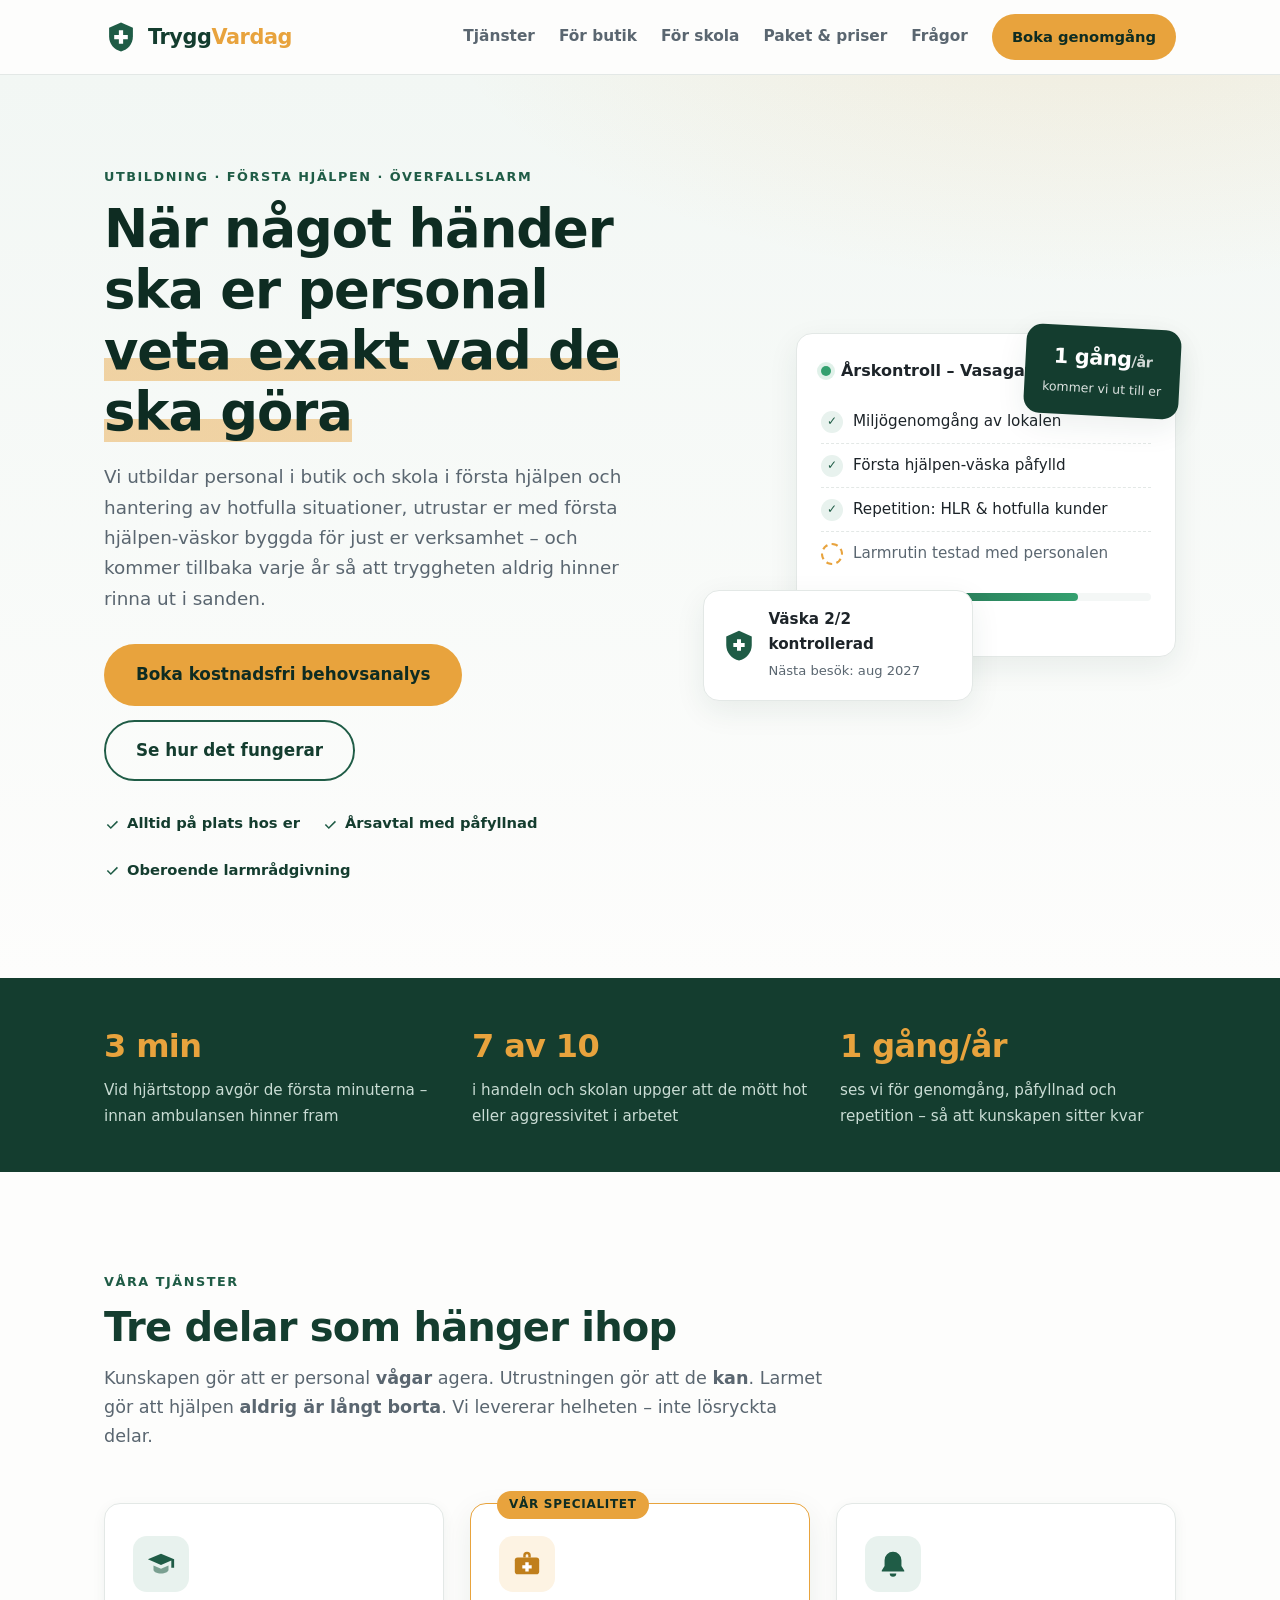
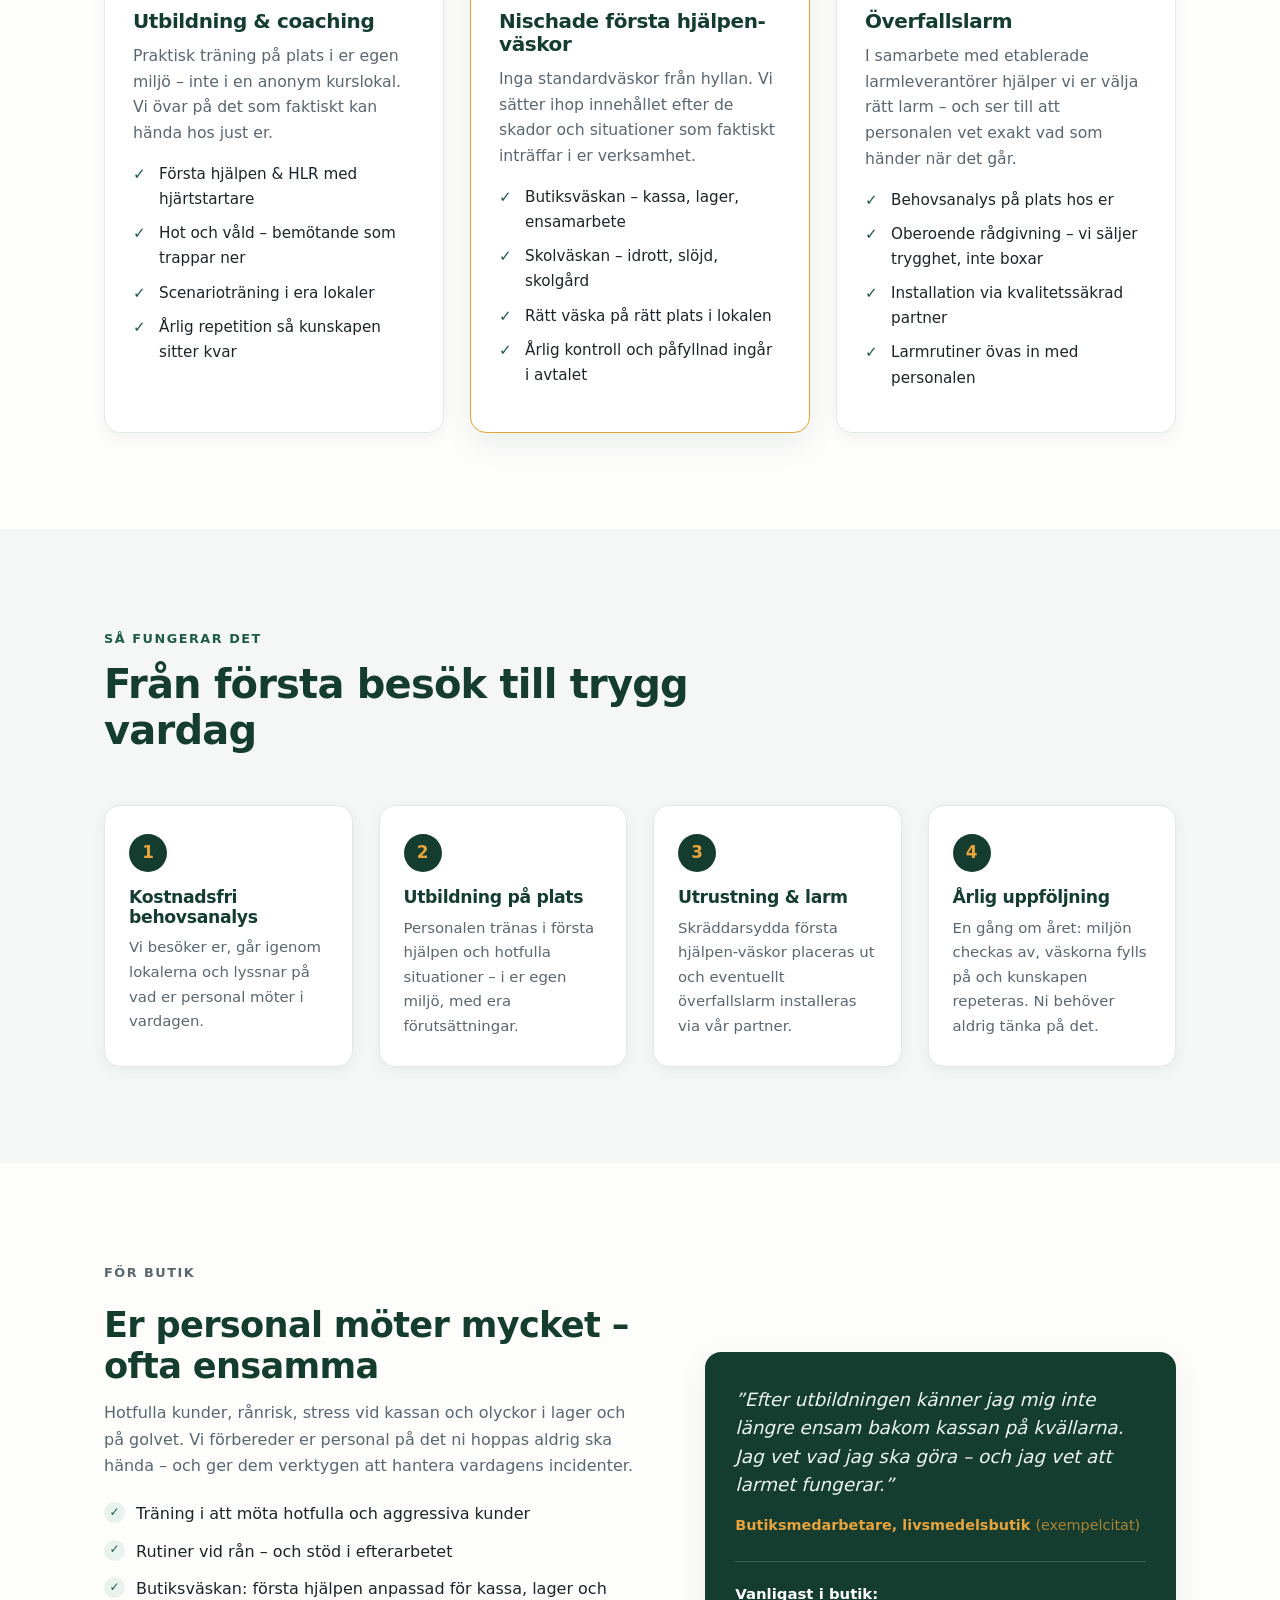
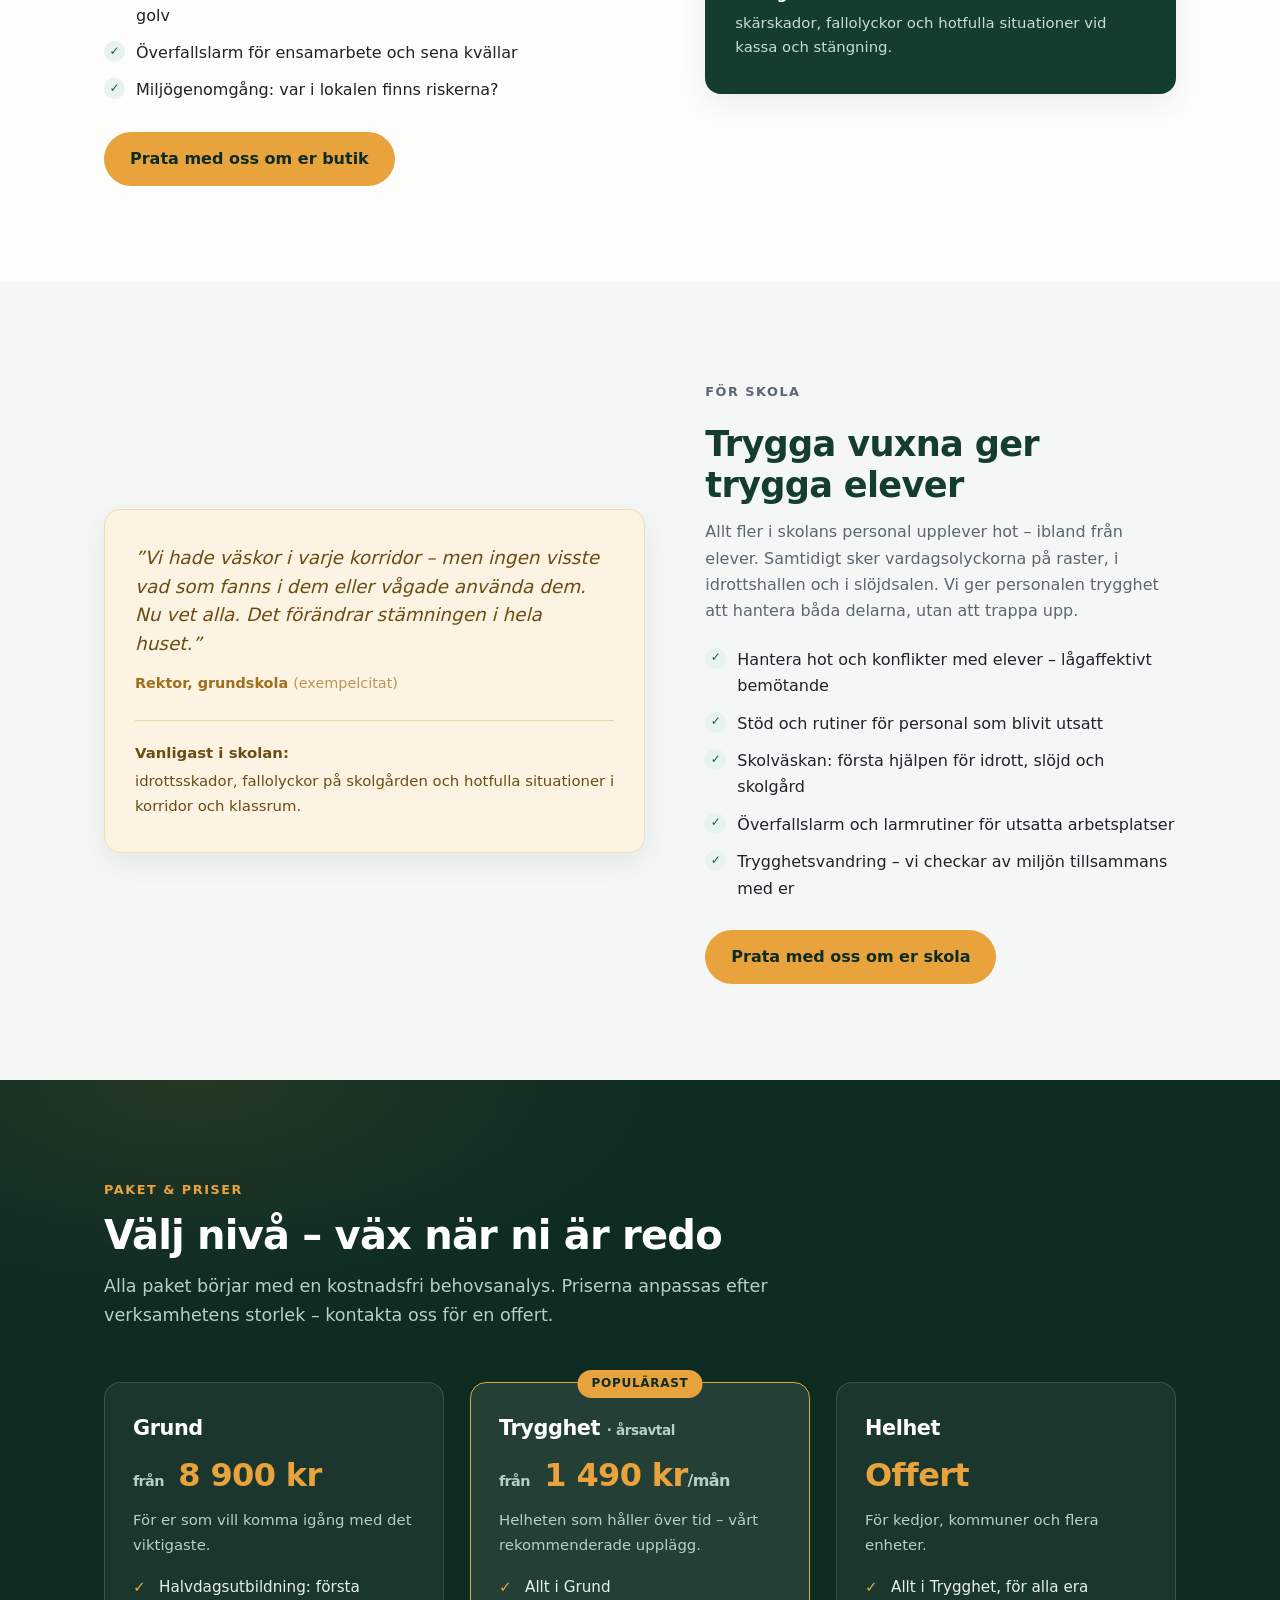
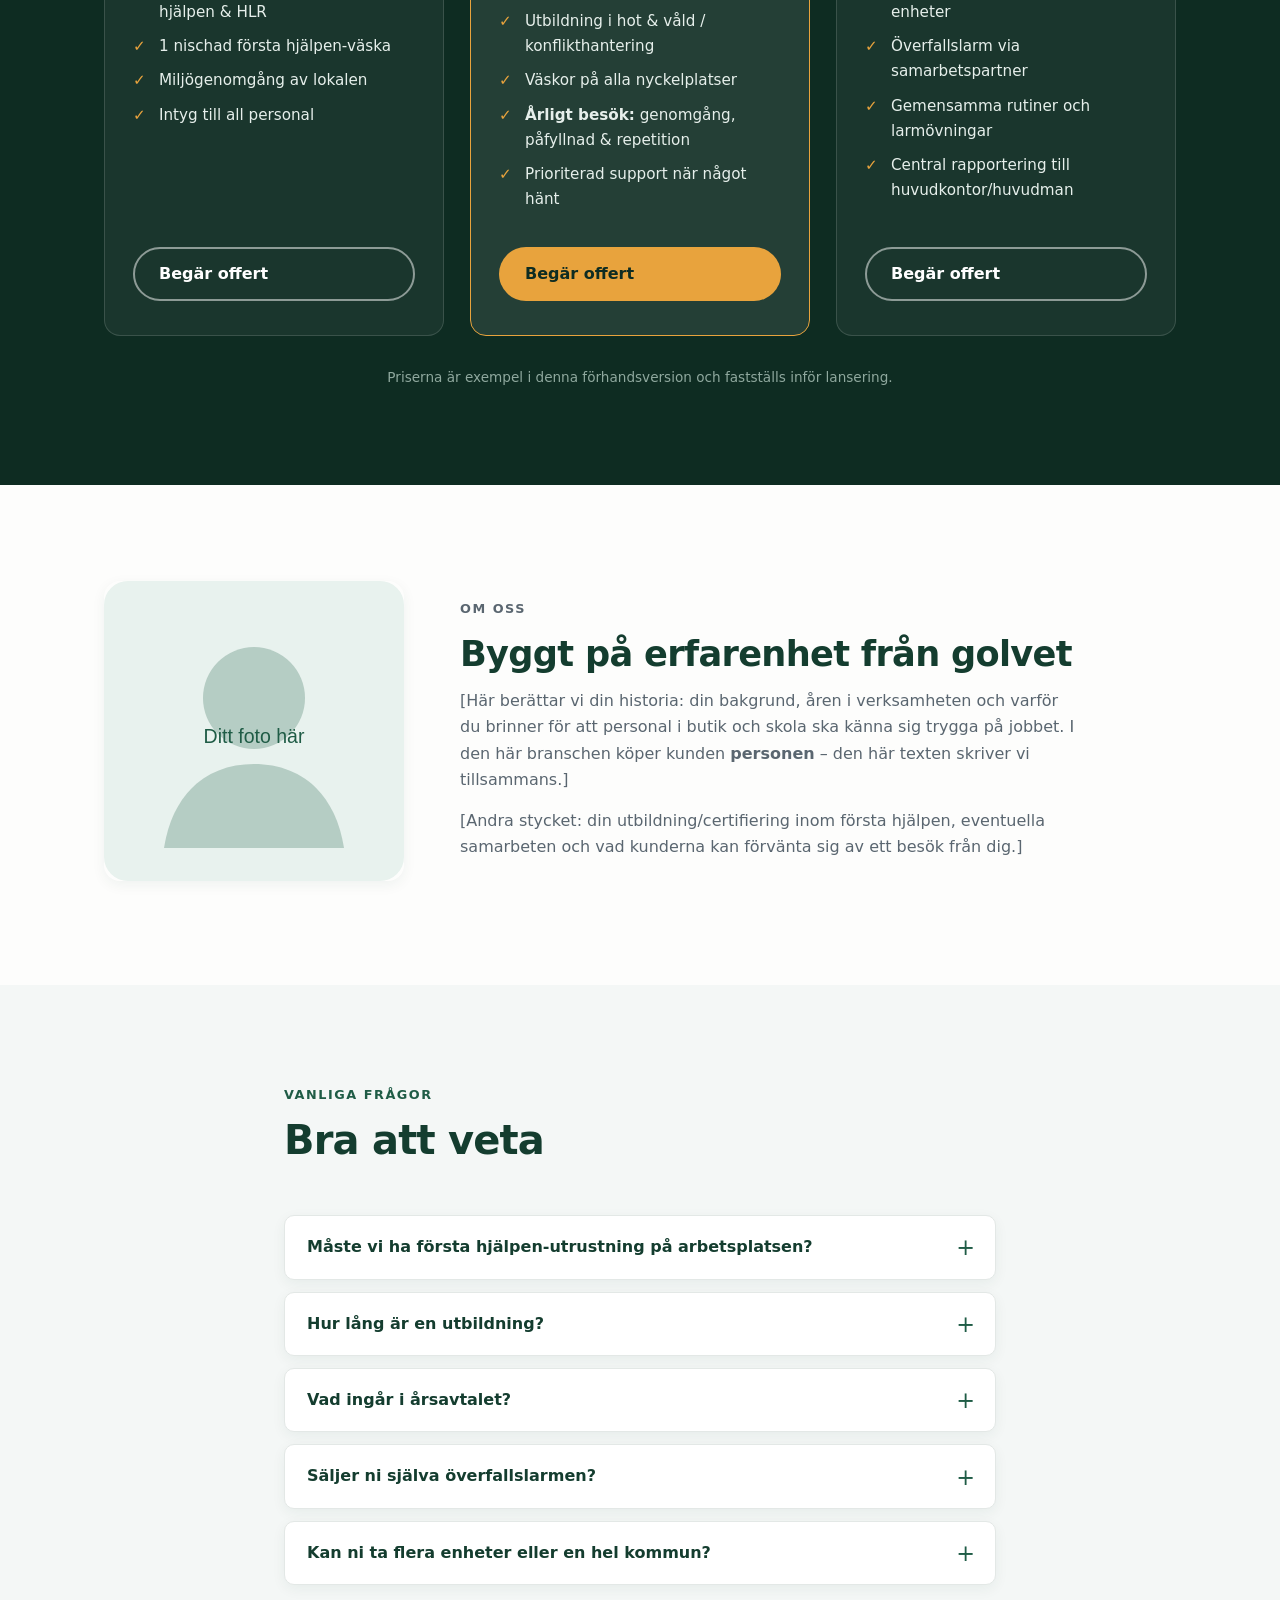
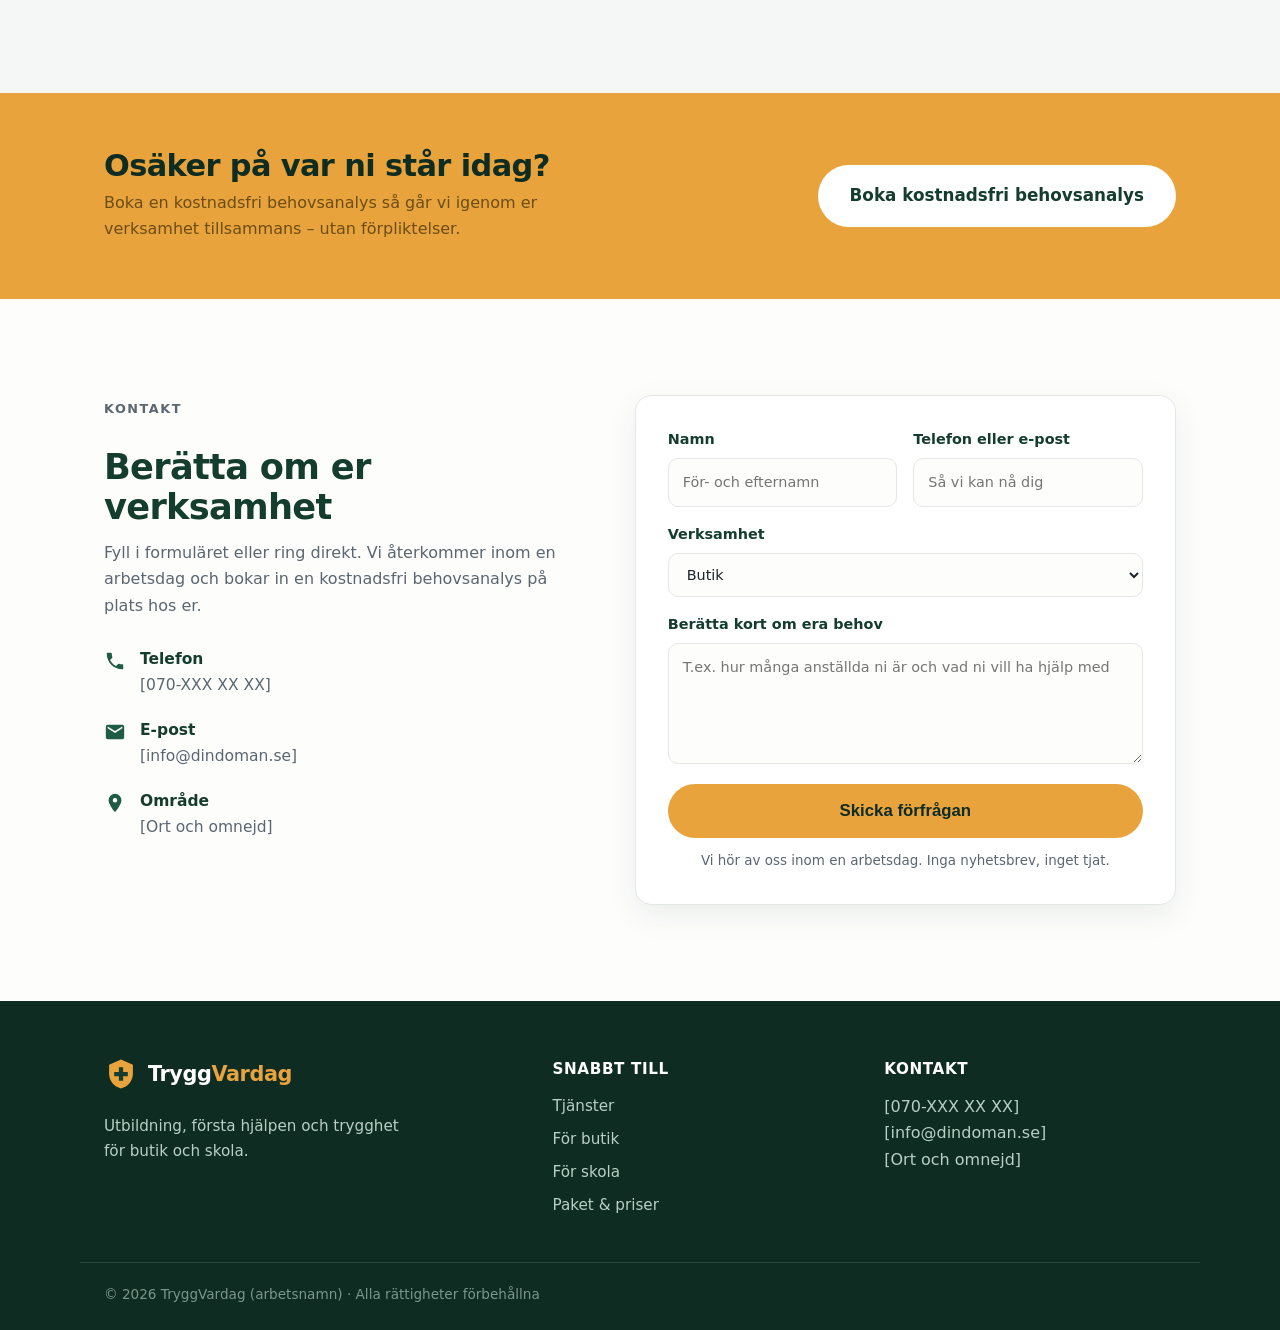
<file: coaching/index.html>
<!DOCTYPE html>
<html lang="sv">
<head>
  <meta charset="UTF-8">
  <meta name="viewport" content="width=device-width, initial-scale=1.0">
  <title>TryggVardag – Utbildning, första hjälpen och trygghet för butik och skola</title>
  <meta name="description" content="Första hjälpen-utbildning, nischade första hjälpen-väskor och överfallslarm för butiker och skolor. Årsavtal med miljögenomgång, påfyllnad och repetitionsutbildning.">
  <link rel="stylesheet" href="style.css">
</head>
<body>

<header class="topbar" id="top">
  <div class="container topbar-inner">
    <a href="#top" class="logo" aria-label="TryggVardag – till startsidan">
      <svg class="logo-mark" viewBox="0 0 40 40" aria-hidden="true">
        <path d="M20 3 34 9v10c0 9.5-6 15.5-14 18C12 34.5 6 28.5 6 19V9l14-6z" fill="#1f5c46"/>
        <path d="M17.5 12h5v5.5H28v5h-5.5V28h-5v-5.5H12v-5h5.5V12z" fill="#fff"/>
      </svg>
      <span class="logo-text">Trygg<em>Vardag</em></span>
    </a>
    <nav class="nav" id="nav">
      <a href="#tjanster">Tjänster</a>
      <a href="#butik">För butik</a>
      <a href="#skola">För skola</a>
      <a href="#paket">Paket &amp; priser</a>
      <a href="#faq">Frågor</a>
      <a href="#kontakt" class="btn btn-small btn-primary">Boka genomgång</a>
    </nav>
    <button class="nav-toggle" id="navToggle" aria-label="Meny" aria-expanded="false">
      <span></span><span></span><span></span>
    </button>
  </div>
</header>

<main>

  <!-- ============ HERO ============ -->
  <section class="hero">
    <div class="container hero-grid">
      <div class="hero-copy reveal">
        <p class="eyebrow">Utbildning · Första hjälpen · Överfallslarm</p>
        <h1>När något händer ska er personal <span class="mark">veta exakt vad de ska göra</span></h1>
        <p class="lead">
          Vi utbildar personal i butik och skola i första hjälpen och hantering av hotfulla
          situationer, utrustar er med första hjälpen-väskor byggda för just er verksamhet
          – och kommer tillbaka varje år så att tryggheten aldrig hinner rinna ut i sanden.
        </p>
        <div class="hero-actions">
          <a href="#kontakt" class="btn btn-primary btn-large">Boka kostnadsfri behovsanalys</a>
          <a href="#tjanster" class="btn btn-outline btn-large">Se hur det fungerar</a>
        </div>
        <ul class="hero-trust">
          <li>
            <svg viewBox="0 0 20 20" aria-hidden="true"><path d="M8.5 13.6 4.9 10l-1.4 1.4 5 5 9-9L16.1 6z" fill="currentColor"/></svg>
            Alltid på plats hos er
          </li>
          <li>
            <svg viewBox="0 0 20 20" aria-hidden="true"><path d="M8.5 13.6 4.9 10l-1.4 1.4 5 5 9-9L16.1 6z" fill="currentColor"/></svg>
            Årsavtal med påfyllnad
          </li>
          <li>
            <svg viewBox="0 0 20 20" aria-hidden="true"><path d="M8.5 13.6 4.9 10l-1.4 1.4 5 5 9-9L16.1 6z" fill="currentColor"/></svg>
            Oberoende larmrådgivning
          </li>
        </ul>
      </div>

      <div class="hero-visual reveal" aria-hidden="true">
        <div class="visual-card visual-card-main">
          <div class="visual-card-head">
            <span class="dot dot-green"></span>
            <strong>Årskontroll – Vasagatans Livs</strong>
          </div>
          <ul class="visual-checklist">
            <li class="done"><span>✓</span> Miljögenomgång av lokalen</li>
            <li class="done"><span>✓</span> Första hjälpen-väska påfylld</li>
            <li class="done"><span>✓</span> Repetition: HLR &amp; hotfulla kunder</li>
            <li class="active"><span></span> Larmrutin testad med personalen</li>
          </ul>
          <div class="visual-progress"><div style="width:78%"></div></div>
          <p class="visual-note">3 av 4 moment klara</p>
        </div>
        <div class="visual-card visual-card-float">
          <svg viewBox="0 0 24 24" aria-hidden="true"><path d="M12 2 3 6v6c0 5.5 3.8 9.7 9 11 5.2-1.3 9-5.5 9-11V6l-9-4z" fill="#1f5c46"/><path d="M10.6 8h2.8v2.6H16v2.8h-2.6V16h-2.8v-2.6H8v-2.8h2.6V8z" fill="#fff"/></svg>
          <div>
            <strong>Väska 2/2 kontrollerad</strong>
            <small>Nästa besök: aug 2027</small>
          </div>
        </div>
        <div class="visual-badge">
          <strong>1 gång<span>/år</span></strong>
          <small>kommer vi ut till er</small>
        </div>
      </div>
    </div>
  </section>

  <!-- ============ STATS ============ -->
  <section class="stats">
    <div class="container stats-grid">
      <div class="stat reveal">
        <strong>3 min</strong>
        <span>Vid hjärtstopp avgör de första minuterna – innan ambulansen hinner fram</span>
      </div>
      <div class="stat reveal">
        <strong>7 av 10</strong>
        <span>i handeln och skolan uppger att de mött hot eller aggressivitet i arbetet</span>
      </div>
      <div class="stat reveal">
        <strong>1 gång/år</strong>
        <span>ses vi för genomgång, påfyllnad och repetition – så att kunskapen sitter kvar</span>
      </div>
    </div>
  </section>

  <!-- ============ TJÄNSTER ============ -->
  <section id="tjanster" class="section">
    <div class="container">
      <div class="section-head reveal">
        <p class="eyebrow">Våra tjänster</p>
        <h2>Tre delar som hänger ihop</h2>
        <p class="section-intro">
          Kunskapen gör att er personal <strong>vågar</strong> agera. Utrustningen gör att de
          <strong>kan</strong>. Larmet gör att hjälpen <strong>aldrig är långt borta</strong>.
          Vi levererar helheten – inte lösryckta delar.
        </p>
      </div>

      <div class="cards">
        <article class="card reveal">
          <div class="card-icon icon-green">
            <svg viewBox="0 0 32 32" aria-hidden="true"><path d="M16 5 2 11l14 6 11-4.7V20h3v-9L16 5z" fill="currentColor"/><path d="M8 17.6V22c0 2.2 3.6 4 8 4s8-1.8 8-4v-4.4l-8 3.4-8-3.4z" fill="currentColor" opacity=".55"/></svg>
          </div>
          <h3>Utbildning &amp; coaching</h3>
          <p>
            Praktisk träning på plats i er egen miljö – inte i en anonym kurslokal.
            Vi övar på det som faktiskt kan hända hos just er.
          </p>
          <ul class="feature-list">
            <li>Första hjälpen &amp; HLR med hjärtstartare</li>
            <li>Hot och våld – bemötande som trappar ner</li>
            <li>Scenarioträning i era lokaler</li>
            <li>Årlig repetition så kunskapen sitter kvar</li>
          </ul>
        </article>

        <article class="card card-featured reveal">
          <span class="card-flag">Vår specialitet</span>
          <div class="card-icon icon-amber">
            <svg viewBox="0 0 32 32" aria-hidden="true"><path d="M6 9h20a3 3 0 0 1 3 3v12a3 3 0 0 1-3 3H6a3 3 0 0 1-3-3V12a3 3 0 0 1 3-3z" fill="currentColor"/><path d="M12 9V7a4 4 0 0 1 8 0v2h-2.6V7a1.4 1.4 0 0 0-2.8 0v2H12z" fill="currentColor"/><path d="M14.2 14h3.6v3.2H21v3.6h-3.2V24h-3.6v-3.2H11v-3.6h3.2V14z" fill="#fff"/></svg>
          </div>
          <h3>Nischade första hjälpen-väskor</h3>
          <p>
            Inga standardväskor från hyllan. Vi sätter ihop innehållet efter de skador
            och situationer som faktiskt inträffar i er verksamhet.
          </p>
          <ul class="feature-list">
            <li>Butiksväskan – kassa, lager, ensamarbete</li>
            <li>Skolväskan – idrott, slöjd, skolgård</li>
            <li>Rätt väska på rätt plats i lokalen</li>
            <li>Årlig kontroll och påfyllnad ingår i avtalet</li>
          </ul>
        </article>

        <article class="card reveal">
          <div class="card-icon icon-green">
            <svg viewBox="0 0 32 32" aria-hidden="true"><path d="M16 3a9 9 0 0 0-9 9v6l-3 5v1h24v-1l-3-5v-6a9 9 0 0 0-9-9z" fill="currentColor"/><path d="M12.5 26a3.5 3.5 0 0 0 7 0h-7z" fill="currentColor"/></svg>
          </div>
          <h3>Överfallslarm</h3>
          <p>
            I samarbete med etablerade larmleverantörer hjälper vi er välja rätt larm –
            och ser till att personalen vet exakt vad som händer när det går.
          </p>
          <ul class="feature-list">
            <li>Behovsanalys på plats hos er</li>
            <li>Oberoende rådgivning – vi säljer trygghet, inte boxar</li>
            <li>Installation via kvalitetssäkrad partner</li>
            <li>Larmrutiner övas in med personalen</li>
          </ul>
        </article>
      </div>
    </div>
  </section>

  <!-- ============ SÅ FUNKAR DET ============ -->
  <section class="section section-alt">
    <div class="container">
      <div class="section-head reveal">
        <p class="eyebrow">Så fungerar det</p>
        <h2>Från första besök till trygg vardag</h2>
      </div>
      <ol class="process">
        <li class="reveal">
          <span class="process-num">1</span>
          <h3>Kostnadsfri behovsanalys</h3>
          <p>Vi besöker er, går igenom lokalerna och lyssnar på vad er personal möter i vardagen.</p>
        </li>
        <li class="reveal">
          <span class="process-num">2</span>
          <h3>Utbildning på plats</h3>
          <p>Personalen tränas i första hjälpen och hotfulla situationer – i er egen miljö, med era förutsättningar.</p>
        </li>
        <li class="reveal">
          <span class="process-num">3</span>
          <h3>Utrustning &amp; larm</h3>
          <p>Skräddarsydda första hjälpen-väskor placeras ut och eventuellt överfallslarm installeras via vår partner.</p>
        </li>
        <li class="reveal">
          <span class="process-num">4</span>
          <h3>Årlig uppföljning</h3>
          <p>En gång om året: miljön checkas av, väskorna fylls på och kunskapen repeteras. Ni behöver aldrig tänka på det.</p>
        </li>
      </ol>
    </div>
  </section>

  <!-- ============ FÖR BUTIK ============ -->
  <section id="butik" class="section">
    <div class="container split">
      <div class="split-copy reveal">
        <p class="eyebrow">För butik</p>
        <h2>Er personal möter mycket – ofta ensamma</h2>
        <p>
          Hotfulla kunder, rånrisk, stress vid kassan och olyckor i lager och på golvet.
          Vi förbereder er personal på det ni hoppas aldrig ska hända – och ger dem
          verktygen att hantera vardagens incidenter.
        </p>
        <ul class="checklist">
          <li>Träning i att möta hotfulla och aggressiva kunder</li>
          <li>Rutiner vid rån – och stöd i efterarbetet</li>
          <li>Butiksväskan: första hjälpen anpassad för kassa, lager och golv</li>
          <li>Överfallslarm för ensamarbete och sena kvällar</li>
          <li>Miljögenomgång: var i lokalen finns riskerna?</li>
        </ul>
        <a href="#kontakt" class="btn btn-primary">Prata med oss om er butik</a>
      </div>
      <aside class="split-panel panel-green reveal">
        <blockquote>
          <p>”Efter utbildningen känner jag mig inte längre ensam bakom kassan på kvällarna. Jag vet vad jag ska göra – och jag vet att larmet fungerar.”</p>
          <footer>Butiksmedarbetare, livsmedelsbutik <span>(exempelcitat)</span></footer>
        </blockquote>
        <div class="panel-fact">
          <strong>Vanligast i butik:</strong>
          <p>skärskador, fallolyckor och hotfulla situationer vid kassa och stängning.</p>
        </div>
      </aside>
    </div>
  </section>

  <!-- ============ FÖR SKOLA ============ -->
  <section id="skola" class="section section-alt">
    <div class="container split split-reverse">
      <div class="split-copy reveal">
        <p class="eyebrow">För skola</p>
        <h2>Trygga vuxna ger trygga elever</h2>
        <p>
          Allt fler i skolans personal upplever hot – ibland från elever. Samtidigt sker
          vardagsolyckorna på raster, i idrottshallen och i slöjdsalen. Vi ger personalen
          trygghet att hantera båda delarna, utan att trappa upp.
        </p>
        <ul class="checklist">
          <li>Hantera hot och konflikter med elever – lågaffektivt bemötande</li>
          <li>Stöd och rutiner för personal som blivit utsatt</li>
          <li>Skolväskan: första hjälpen för idrott, slöjd och skolgård</li>
          <li>Överfallslarm och larmrutiner för utsatta arbetsplatser</li>
          <li>Trygghetsvandring – vi checkar av miljön tillsammans med er</li>
        </ul>
        <a href="#kontakt" class="btn btn-primary">Prata med oss om er skola</a>
      </div>
      <aside class="split-panel panel-amber reveal">
        <blockquote>
          <p>”Vi hade väskor i varje korridor – men ingen visste vad som fanns i dem eller vågade använda dem. Nu vet alla. Det förändrar stämningen i hela huset.”</p>
          <footer>Rektor, grundskola <span>(exempelcitat)</span></footer>
        </blockquote>
        <div class="panel-fact">
          <strong>Vanligast i skolan:</strong>
          <p>idrottsskador, fallolyckor på skolgården och hotfulla situationer i korridor och klassrum.</p>
        </div>
      </aside>
    </div>
  </section>

  <!-- ============ PAKET ============ -->
  <section id="paket" class="section section-dark">
    <div class="container">
      <div class="section-head reveal">
        <p class="eyebrow">Paket &amp; priser</p>
        <h2>Välj nivå – väx när ni är redo</h2>
        <p class="section-intro">
          Alla paket börjar med en kostnadsfri behovsanalys. Priserna anpassas efter
          verksamhetens storlek – kontakta oss för en offert.
        </p>
      </div>
      <div class="pricing">
        <article class="price-card reveal">
          <h3>Grund</h3>
          <p class="price"><span>från</span> 8 900 kr</p>
          <p class="price-desc">För er som vill komma igång med det viktigaste.</p>
          <ul class="feature-list light">
            <li>Halvdagsutbildning: första hjälpen &amp; HLR</li>
            <li>1 nischad första hjälpen-väska</li>
            <li>Miljögenomgång av lokalen</li>
            <li>Intyg till all personal</li>
          </ul>
          <a href="#kontakt" class="btn btn-outline-light">Begär offert</a>
        </article>

        <article class="price-card price-card-featured reveal">
          <span class="price-flag">Populärast</span>
          <h3>Trygghet <small>· årsavtal</small></h3>
          <p class="price"><span>från</span> 1 490 kr<em>/mån</em></p>
          <p class="price-desc">Helheten som håller över tid – vårt rekommenderade upplägg.</p>
          <ul class="feature-list light">
            <li>Allt i Grund</li>
            <li>Utbildning i hot &amp; våld / konflikthantering</li>
            <li>Väskor på alla nyckelplatser</li>
            <li><strong>Årligt besök:</strong> genomgång, påfyllnad &amp; repetition</li>
            <li>Prioriterad support när något hänt</li>
          </ul>
          <a href="#kontakt" class="btn btn-primary">Begär offert</a>
        </article>

        <article class="price-card reveal">
          <h3>Helhet</h3>
          <p class="price">Offert</p>
          <p class="price-desc">För kedjor, kommuner och flera enheter.</p>
          <ul class="feature-list light">
            <li>Allt i Trygghet, för alla era enheter</li>
            <li>Överfallslarm via samarbetspartner</li>
            <li>Gemensamma rutiner och larmövningar</li>
            <li>Central rapportering till huvudkontor/huvudman</li>
          </ul>
          <a href="#kontakt" class="btn btn-outline-light">Begär offert</a>
        </article>
      </div>
      <p class="pricing-note reveal">Priserna är exempel i denna förhandsversion och fastställs inför lansering.</p>
    </div>
  </section>

  <!-- ============ OM ============ -->
  <section id="om" class="section">
    <div class="container about">
      <div class="about-photo reveal" aria-hidden="true">
        <svg viewBox="0 0 200 200">
          <rect width="200" height="200" rx="16" fill="#e8f2ee"/>
          <circle cx="100" cy="78" r="34" fill="#1f5c46" opacity=".25"/>
          <path d="M40 178c6-38 30-56 60-56s54 18 60 56" fill="#1f5c46" opacity=".25"/>
          <text x="100" y="108" text-anchor="middle" font-size="13" fill="#1f5c46" font-family="sans-serif">Ditt foto här</text>
        </svg>
      </div>
      <div class="about-copy reveal">
        <p class="eyebrow">Om oss</p>
        <h2>Byggt på erfarenhet från golvet</h2>
        <p>
          [Här berättar vi din historia: din bakgrund, åren i verksamheten och varför du
          brinner för att personal i butik och skola ska känna sig trygga på jobbet.
          I den här branschen köper kunden <strong>personen</strong> – den här texten
          skriver vi tillsammans.]
        </p>
        <p>
          [Andra stycket: din utbildning/certifiering inom första hjälpen, eventuella
          samarbeten och vad kunderna kan förvänta sig av ett besök från dig.]
        </p>
      </div>
    </div>
  </section>

  <!-- ============ FAQ ============ -->
  <section id="faq" class="section section-alt">
    <div class="container narrow">
      <div class="section-head reveal">
        <p class="eyebrow">Vanliga frågor</p>
        <h2>Bra att veta</h2>
      </div>
      <div class="faq reveal">
        <details>
          <summary>Måste vi ha första hjälpen-utrustning på arbetsplatsen?</summary>
          <p>Ja. Enligt Arbetsmiljöverkets föreskrifter ska det finnas beredskap och utrustning för första hjälpen anpassad efter verksamhetens risker. Det är precis det vi hjälper er med – utrustning, kunskap och rutiner som hänger ihop.</p>
        </details>
        <details>
          <summary>Hur lång är en utbildning?</summary>
          <p>Grundutbildningen i första hjälpen och HLR tar en halvdag. Utbildningen i hot och våld tar ytterligare en halvdag. Den årliga repetitionen är kortare – cirka två timmar – och kan ofta läggas i samband med ett personalmöte.</p>
        </details>
        <details>
          <summary>Vad ingår i årsavtalet?</summary>
          <p>Ett besök per år där vi går igenom miljön, kontrollerar och fyller på alla första hjälpen-väskor och håller en repetitionsutbildning med personalen. Ni behöver aldrig själva hålla koll på utgångsdatum eller att kunskapen falnar.</p>
        </details>
        <details>
          <summary>Säljer ni själva överfallslarmen?</summary>
          <p>Nej – och det är en poäng. Vi samarbetar med etablerade larmleverantörer och står på er sida som oberoende rådgivare. Vi hjälper er välja rätt lösning, partnern sköter installation och drift, och vi övar in larmrutinerna med er personal.</p>
        </details>
        <details>
          <summary>Kan ni ta flera enheter eller en hel kommun?</summary>
          <p>Ja. Med paketet Helhet arbetar vi med kedjor, kommuner och huvudmän med flera enheter, med gemensamma rutiner och central rapportering.</p>
        </details>
      </div>
    </div>
  </section>

  <!-- ============ CTA ============ -->
  <section class="cta-band">
    <div class="container cta-inner reveal">
      <div>
        <h2>Osäker på var ni står idag?</h2>
        <p>Boka en kostnadsfri behovsanalys så går vi igenom er verksamhet tillsammans – utan förpliktelser.</p>
      </div>
      <a href="#kontakt" class="btn btn-light btn-large">Boka kostnadsfri behovsanalys</a>
    </div>
  </section>

  <!-- ============ KONTAKT ============ -->
  <section id="kontakt" class="section">
    <div class="container contact-grid">
      <div class="contact-copy reveal">
        <p class="eyebrow">Kontakt</p>
        <h2>Berätta om er verksamhet</h2>
        <p>
          Fyll i formuläret eller ring direkt. Vi återkommer inom en arbetsdag och
          bokar in en kostnadsfri behovsanalys på plats hos er.
        </p>
        <ul class="contact-details">
          <li>
            <svg viewBox="0 0 24 24" aria-hidden="true"><path d="M6.6 10.8c1.4 2.8 3.8 5.1 6.6 6.6l2.2-2.2c.3-.3.7-.4 1-.2 1.2.4 2.4.6 3.6.6.6 0 1 .4 1 1V20c0 .6-.4 1-1 1C10.6 21 3 13.4 3 4c0-.6.4-1 1-1h3.5c.6 0 1 .4 1 1 0 1.2.2 2.4.6 3.6.1.3 0 .7-.2 1l-2.3 2.2z" fill="currentColor"/></svg>
            <span><strong>Telefon</strong><br>[070-XXX XX XX]</span>
          </li>
          <li>
            <svg viewBox="0 0 24 24" aria-hidden="true"><path d="M20 4H4a2 2 0 0 0-2 2v12a2 2 0 0 0 2 2h16a2 2 0 0 0 2-2V6a2 2 0 0 0-2-2zm0 4-8 5-8-5V6l8 5 8-5v2z" fill="currentColor"/></svg>
            <span><strong>E-post</strong><br>[info@dindoman.se]</span>
          </li>
          <li>
            <svg viewBox="0 0 24 24" aria-hidden="true"><path d="M12 2a7 7 0 0 0-7 7c0 5.2 7 13 7 13s7-7.8 7-13a7 7 0 0 0-7-7zm0 9.5A2.5 2.5 0 1 1 12 6.5a2.5 2.5 0 0 1 0 5z" fill="currentColor"/></svg>
            <span><strong>Område</strong><br>[Ort och omnejd]</span>
          </li>
        </ul>
      </div>
      <form class="contact-form reveal" onsubmit="event.preventDefault(); this.querySelector('.form-sent').hidden=false;">
        <div class="form-row">
          <label>Namn
            <input type="text" name="namn" placeholder="För- och efternamn" required>
          </label>
          <label>Telefon eller e-post
            <input type="text" name="kontakt" placeholder="Så vi kan nå dig" required>
          </label>
        </div>
        <label>Verksamhet
          <select name="verksamhet">
            <option>Butik</option>
            <option>Skola</option>
            <option>Flera enheter / kedja / kommun</option>
            <option>Annat</option>
          </select>
        </label>
        <label>Berätta kort om era behov
          <textarea name="meddelande" rows="4" placeholder="T.ex. hur många anställda ni är och vad ni vill ha hjälp med"></textarea>
        </label>
        <button type="submit" class="btn btn-primary btn-large">Skicka förfrågan</button>
        <p class="form-sent" hidden>Tack! Detta är en förhandsversion – formuläret kopplas in vid lansering.</p>
        <p class="form-note">Vi hör av oss inom en arbetsdag. Inga nyhetsbrev, inget tjat.</p>
      </form>
    </div>
  </section>

</main>

<footer class="footer">
  <div class="container footer-grid">
    <div>
      <a href="#top" class="logo logo-light">
        <svg class="logo-mark" viewBox="0 0 40 40" aria-hidden="true">
          <path d="M20 3 34 9v10c0 9.5-6 15.5-14 18C12 34.5 6 28.5 6 19V9l14-6z" fill="#e8a33d"/>
          <path d="M17.5 12h5v5.5H28v5h-5.5V28h-5v-5.5H12v-5h5.5V12z" fill="#143d2f"/>
        </svg>
        <span class="logo-text">Trygg<em>Vardag</em></span>
      </a>
      <p class="footer-tag">Utbildning, första hjälpen och trygghet för butik och skola.</p>
    </div>
    <nav aria-label="Sidfot">
      <h4>Snabbt till</h4>
      <a href="#tjanster">Tjänster</a>
      <a href="#butik">För butik</a>
      <a href="#skola">För skola</a>
      <a href="#paket">Paket &amp; priser</a>
    </nav>
    <div>
      <h4>Kontakt</h4>
      <p>[070-XXX XX XX]<br>[info@dindoman.se]<br>[Ort och omnejd]</p>
    </div>
  </div>
  <div class="container footer-legal">
    <p>© 2026 TryggVardag (arbetsnamn) · Alla rättigheter förbehållna</p>
  </div>
</footer>

<script src="script.js"></script>
</body>
</html>
</file>
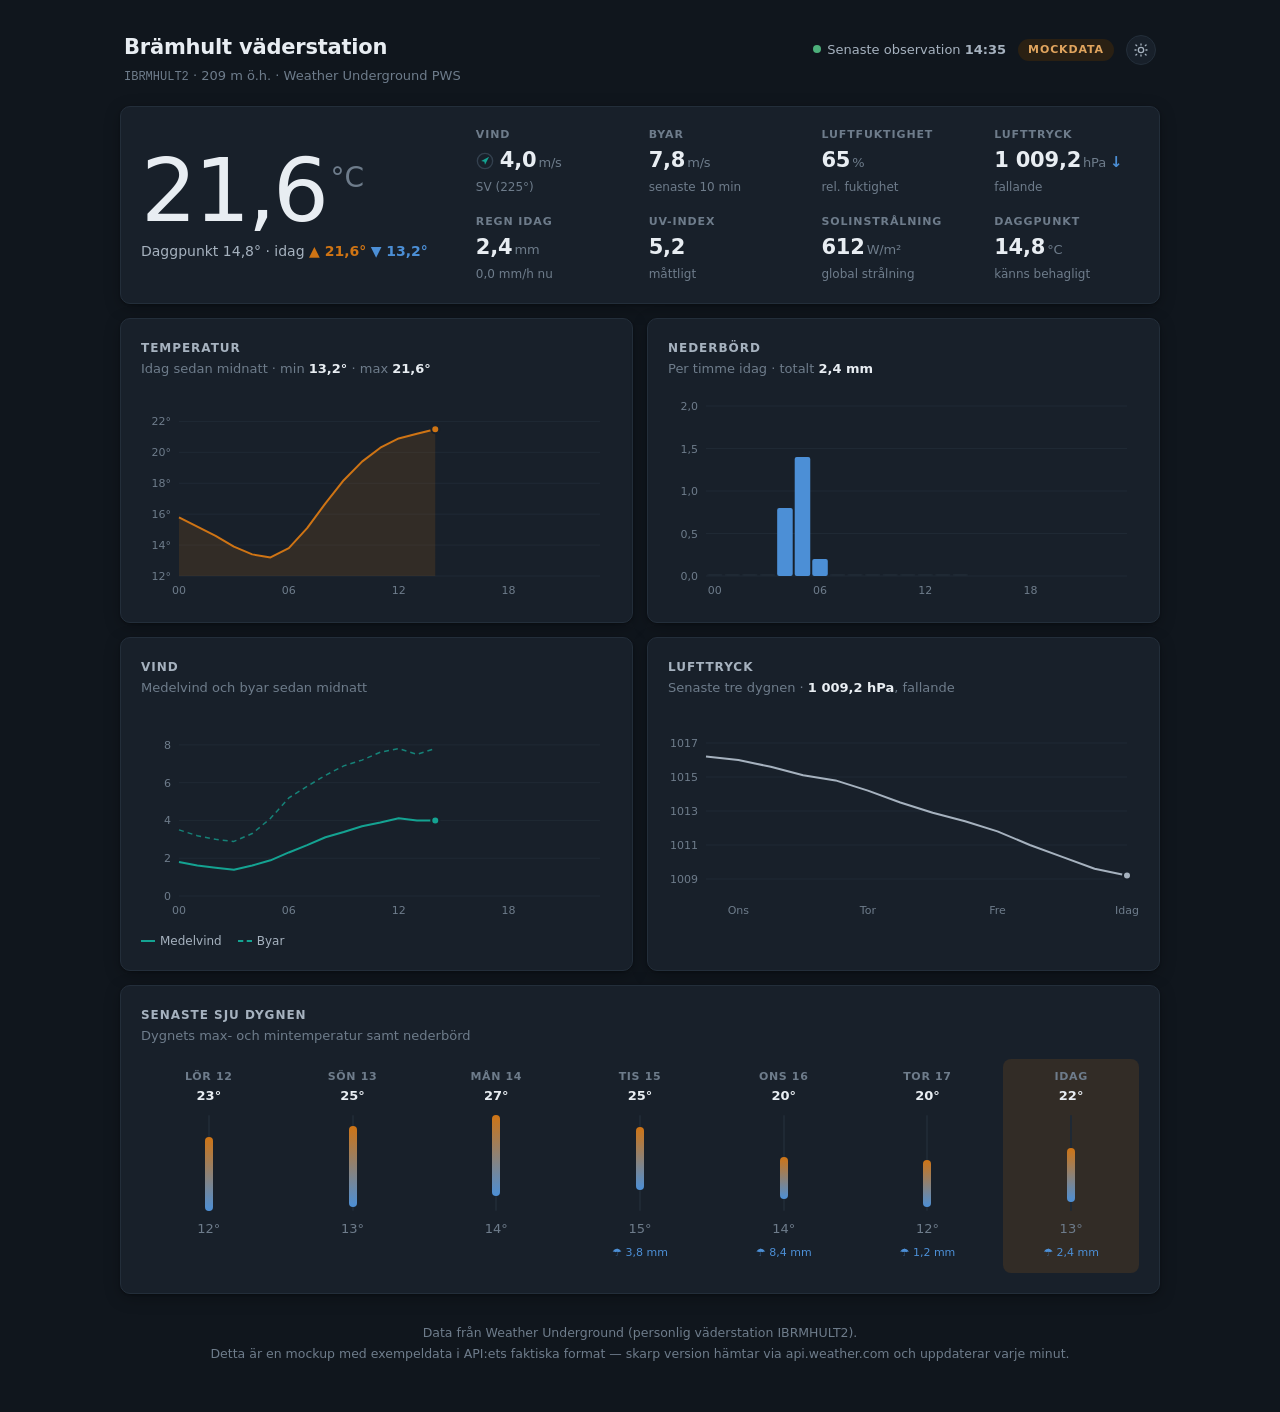
<file: mock/index.html>
<!doctype html>
<html lang="sv">
<head>
<meta charset="utf-8">
<meta name="viewport" content="width=device-width, initial-scale=1">
<title>Brämhult väderstation · IBRMHULT2</title>
<script>try{document.documentElement.dataset.theme=localStorage.getItem("theme")||"dark"}catch(e){document.documentElement.dataset.theme="dark"}</script>
<style>
  /* ===== Design tokens ===================================================== */
  :root {
    --bg: #F5F7F9;
    --card: #FFFFFF;
    --card-border: #E3E8EE;
    --ink: #1B2530;
    --ink-2: #4A5866;
    --ink-3: #7C8A99;
    --grid: #EAEEF2;
    --axis: #C9D2DB;
    --temp: #CE711A;
    --temp-soft: rgba(206, 113, 26, 0.10);
    --rain: #2E7CC4;
    --rain-soft: rgba(46, 124, 196, 0.12);
    --wind: #0F9182;
    --wind-soft: rgba(15, 145, 130, 0.10);
    --badge-bg: #FDF3E7;
    --badge-ink: #9A560F;
    --ok: #2E7D4F;
    --shadow: 0 1px 2px rgba(27, 37, 48, 0.05), 0 4px 16px rgba(27, 37, 48, 0.04);
    --tooltip-bg: #1B2530;
    --tooltip-ink: #F5F7F9;
  }
  @media (prefers-color-scheme: dark) {
    :root {
      --bg: #10161D;
      --card: #18202A;
      --card-border: #232E3A;
      --ink: #E8EDF2;
      --ink-2: #A6B2BF;
      --ink-3: #6E7C8B;
      --grid: #1F2934;
      --axis: #33404E;
      --temp: #CF7414;
      --temp-soft: rgba(207, 116, 20, 0.14);
      --rain: #4C8FD6;
      --rain-soft: rgba(76, 143, 214, 0.16);
      --wind: #14A392;
      --wind-soft: rgba(20, 163, 146, 0.13);
      --badge-bg: #2A2013;
      --badge-ink: #E0A45E;
      --ok: #4CAF7A;
      --shadow: 0 1px 2px rgba(0, 0, 0, 0.3), 0 4px 16px rgba(0, 0, 0, 0.25);
      --tooltip-bg: #E8EDF2;
      --tooltip-ink: #10161D;
    }
  }
  :root[data-theme="light"] {
    --bg: #F5F7F9; --card: #FFFFFF; --card-border: #E3E8EE; --ink: #1B2530;
    --ink-2: #4A5866; --ink-3: #7C8A99; --grid: #EAEEF2; --axis: #C9D2DB;
    --temp: #CE711A; --temp-soft: rgba(206, 113, 26, 0.10);
    --rain: #2E7CC4; --rain-soft: rgba(46, 124, 196, 0.12);
    --wind: #0F9182; --wind-soft: rgba(15, 145, 130, 0.10);
    --badge-bg: #FDF3E7; --badge-ink: #9A560F; --ok: #2E7D4F;
    --shadow: 0 1px 2px rgba(27, 37, 48, 0.05), 0 4px 16px rgba(27, 37, 48, 0.04);
    --tooltip-bg: #1B2530; --tooltip-ink: #F5F7F9;
  }
  :root[data-theme="dark"] {
    --bg: #10161D; --card: #18202A; --card-border: #232E3A; --ink: #E8EDF2;
    --ink-2: #A6B2BF; --ink-3: #6E7C8B; --grid: #1F2934; --axis: #33404E;
    --temp: #CF7414; --temp-soft: rgba(207, 116, 20, 0.14);
    --rain: #4C8FD6; --rain-soft: rgba(76, 143, 214, 0.16);
    --wind: #14A392; --wind-soft: rgba(20, 163, 146, 0.13);
    --badge-bg: #2A2013; --badge-ink: #E0A45E; --ok: #4CAF7A;
    --shadow: 0 1px 2px rgba(0, 0, 0, 0.3), 0 4px 16px rgba(0, 0, 0, 0.25);
    --tooltip-bg: #E8EDF2; --tooltip-ink: #10161D;
  }

  * { box-sizing: border-box; }
  body {
    margin: 0;
    background: var(--bg);
    color: var(--ink);
    font-family: -apple-system, "SF Pro Text", "Segoe UI Variable", "Segoe UI", system-ui, Roboto, sans-serif;
    font-size: 15px;
    line-height: 1.5;
    -webkit-font-smoothing: antialiased;
  }
  .page { max-width: 1080px; margin: 0 auto; padding: 24px 20px 48px; }

  /* ===== Header ============================================================ */
  header {
    display: flex; align-items: baseline; justify-content: space-between;
    flex-wrap: wrap; gap: 8px 16px; padding: 8px 4px 20px;
  }
  .station h1 { font-size: 21px; font-weight: 650; margin: 0; letter-spacing: -0.01em; }
  .station .meta { color: var(--ink-3); font-size: 13px; margin-top: 2px; }
  .station .meta .id { font-family: ui-monospace, "SF Mono", "Cascadia Code", Consolas, monospace; font-size: 12px; }
  .status { display: flex; align-items: center; flex-wrap: wrap; gap: 8px 12px; font-size: 13px; color: var(--ink-2); }
  .status > span { white-space: nowrap; }
  .status .dot { display: inline-block; width: 8px; height: 8px; border-radius: 50%; background: var(--ok); margin-right: 6px; vertical-align: 1px; }
  .mock-badge {
    background: var(--badge-bg); color: var(--badge-ink);
    font-size: 11px; font-weight: 650; letter-spacing: 0.08em; text-transform: uppercase;
    padding: 3px 10px; border-radius: 100px;
  }
  .theme-toggle {
    display: inline-flex; align-items: center; justify-content: center;
    width: 30px; height: 30px; padding: 0; color: var(--ink-2); cursor: pointer;
    background: var(--card); border: 1px solid var(--card-border); border-radius: 100px;
  }
  .theme-toggle:hover { background: var(--grid); color: var(--ink); }

  /* ===== Cards & grid ====================================================== */
  .card {
    background: var(--card); border: 1px solid var(--card-border);
    border-radius: 10px; box-shadow: var(--shadow); padding: 20px;
  }
  .grid { display: grid; gap: 14px; grid-template-columns: 1fr 1fr; }
  .grid .span2 { grid-column: 1 / -1; }
  @media (max-width: 760px) { .grid { grid-template-columns: 1fr; } }

  /* ===== Hero ============================================================== */
  .hero { display: flex; flex-wrap: wrap; gap: 24px 48px; align-items: center; }
  .hero-temp { display: flex; align-items: flex-start; gap: 4px; }
  .hero-temp .value {
    font-size: 88px; font-weight: 200; line-height: 1; letter-spacing: -0.03em;
    font-variant-numeric: tabular-nums;
  }
  .hero-temp .unit { font-size: 28px; font-weight: 300; color: var(--ink-3); margin-top: 10px; }
  .hero-sub { color: var(--ink-2); font-size: 14px; margin-top: 6px; }
  .hero-sub .hi { color: var(--temp); font-weight: 600; }
  .hero-sub .lo { color: var(--rain); font-weight: 600; }
  .readings {
    display: grid; grid-template-columns: repeat(4, minmax(110px, 1fr));
    gap: 18px 28px; flex: 1; min-width: 280px;
  }
  @media (max-width: 640px) { .readings { grid-template-columns: repeat(2, 1fr); } }
  .reading .label {
    font-size: 11px; font-weight: 600; letter-spacing: 0.08em; text-transform: uppercase;
    color: var(--ink-3); margin-bottom: 2px;
  }
  .reading .val { font-size: 21px; font-weight: 550; font-variant-numeric: tabular-nums; letter-spacing: -0.01em; }
  .reading .val small { font-size: 13px; font-weight: 450; color: var(--ink-3); margin-left: 2px; }
  .reading .sub { font-size: 12px; color: var(--ink-3); margin-top: 1px; }
  .trend-down::after { content: "↓"; color: var(--rain); margin-left: 4px; font-size: 15px; }
  .compass { display: inline-block; vertical-align: -3px; margin-right: 6px; }
  .compass circle { fill: none; stroke: var(--axis); stroke-width: 1.5; }
  .compass path { fill: var(--wind); }

  /* ===== Chart cards ======================================================= */
  .chart-card h2 {
    font-size: 12px; font-weight: 650; letter-spacing: 0.08em; text-transform: uppercase;
    color: var(--ink-2); margin: 0 0 2px;
  }
  .chart-card .subtitle { font-size: 13px; color: var(--ink-3); margin: 0 0 14px; }
  .chart-card .subtitle b { color: var(--ink); font-weight: 600; font-variant-numeric: tabular-nums; }
  .chart-wrap { position: relative; }
  .chart-wrap svg { display: block; width: 100%; height: auto; }
  .legend { display: flex; gap: 16px; font-size: 12px; color: var(--ink-2); margin-top: 10px; }
  .legend .key { display: inline-block; width: 14px; height: 0; border-top: 2px solid; vertical-align: 3px; margin-right: 5px; }
  .legend .key.dashed { border-top-style: dashed; }

  .tooltip {
    position: absolute; pointer-events: none; z-index: 5;
    background: var(--tooltip-bg); color: var(--tooltip-ink);
    font-size: 12px; line-height: 1.45; font-variant-numeric: tabular-nums;
    padding: 6px 10px; border-radius: 6px; white-space: nowrap;
    opacity: 0; transition: opacity 0.1s;
  }
  @media (prefers-reduced-motion: reduce) { .tooltip { transition: none; } }
  .tooltip.on { opacity: 1; }
  .tooltip .t-time { opacity: 0.65; }

  /* ===== 7-day strip ======================================================= */
  .days { display: grid; grid-template-columns: repeat(7, 1fr); gap: 8px; }
  .day { text-align: center; padding: 10px 4px 12px; border-radius: 8px; }
  .day.today { background: var(--temp-soft); }
  .day .dname { font-size: 11px; font-weight: 600; letter-spacing: 0.06em; text-transform: uppercase; color: var(--ink-3); }
  .day .range { height: 96px; margin: 10px auto 8px; position: relative; width: 8px; }
  .day .range .track { position: absolute; inset: 0; left: 3px; width: 2px; background: var(--grid); border-radius: 2px; }
  .day .range .bar { position: absolute; left: 0; width: 8px; border-radius: 4px; background: linear-gradient(to bottom, var(--temp), var(--rain)); }
  .day .hi, .day .lo { font-size: 13px; font-variant-numeric: tabular-nums; }
  .day .hi { font-weight: 600; }
  .day .lo { color: var(--ink-3); }
  .day .rain { font-size: 11px; color: var(--rain); margin-top: 6px; min-height: 16px; font-variant-numeric: tabular-nums; }

  footer { color: var(--ink-3); font-size: 12.5px; text-align: center; margin-top: 28px; line-height: 1.7; }
</style>
</head>
<body>

<div class="page">
  <header>
    <div class="station">
      <h1>Brämhult väderstation</h1>
      <div class="meta"><span class="id">IBRMHULT2</span> · 209 m ö.h. · Weather Underground PWS</div>
    </div>
    <div class="status">
      <span><span class="dot"></span>Senaste observation <b id="obs-time">–</b></span>
      <span class="mock-badge">Mockdata</span>
      <button class="theme-toggle" id="theme-toggle" type="button"></button>
    </div>
  </header>

  <div class="grid">
    <div class="card span2 hero" id="hero"></div>

    <div class="card chart-card">
      <h2>Temperatur</h2>
      <p class="subtitle">Idag sedan midnatt · min <b id="t-min">–</b> · max <b id="t-max">–</b></p>
      <div class="chart-wrap" id="chart-temp"></div>
    </div>

    <div class="card chart-card">
      <h2>Nederbörd</h2>
      <p class="subtitle">Per timme idag · totalt <b id="r-tot">–</b></p>
      <div class="chart-wrap" id="chart-rain"></div>
    </div>

    <div class="card chart-card">
      <h2>Vind</h2>
      <p class="subtitle">Medelvind och byar sedan midnatt</p>
      <div class="chart-wrap" id="chart-wind"></div>
      <div class="legend">
        <span><span class="key" style="border-color: var(--wind)"></span>Medelvind</span>
        <span><span class="key dashed" style="border-color: var(--wind)"></span>Byar</span>
      </div>
    </div>

    <div class="card chart-card">
      <h2>Lufttryck</h2>
      <p class="subtitle">Senaste tre dygnen · <b id="p-now">–</b>, fallande</p>
      <div class="chart-wrap" id="chart-pressure"></div>
    </div>

    <div class="card span2 chart-card">
      <h2>Senaste sju dygnen</h2>
      <p class="subtitle">Dygnets max- och mintemperatur samt nederbörd</p>
      <div class="days" id="days"></div>
    </div>
  </div>

  <footer>
    Data från Weather Underground (personlig väderstation IBRMHULT2).<br>
    Detta är en mockup med exempeldata i API:ets faktiska format — skarp version hämtar via api.weather.com och uppdaterar varje minut.
  </footer>
</div>

<script>
/* =============================================================================
   Mockdata — exakt samma struktur som Weather Underground PWS API returnerar.
   I skarp version ersätts MOCK av fetch-anrop (via nyckel-proxy):
     GET /v2/pws/observations/current?stationId=IBRMHULT2&format=json&units=m
     GET /v2/pws/observations/all/1day?stationId=...          (5-min sedan midnatt)
     GET /v2/pws/dailysummary/7day?stationId=...              (dygnssummeringar)
   ========================================================================== */
const MOCK = {
  current: { observations: [{
    stationID: "IBRMHULT2", obsTimeLocal: "2026-07-18 14:35:12",
    neighborhood: "Brämhult", country: "SE",
    winddir: 225, humidity: 65, uv: 5.2, solarRadiation: 612, qcStatus: 1,
    metric: { temp: 21.6, heatIndex: 21.6, dewpt: 14.8, windChill: 21.6,
              windSpeed: 14.4, windGust: 28.1, pressure: 1009.2,
              precipRate: 0.0, precipTotal: 2.4, elev: 209.1 }
  }]},
  // Timvärden sedan midnatt (aggregerat ur observations/all/1day)
  today: [
    { h: 0,  temp: 15.8, rain: 0.0, wind: 6.5,  gust: 12.6 },
    { h: 1,  temp: 15.2, rain: 0.0, wind: 5.8,  gust: 11.5 },
    { h: 2,  temp: 14.6, rain: 0.0, wind: 5.4,  gust: 10.8 },
    { h: 3,  temp: 13.9, rain: 0.0, wind: 5.0,  gust: 10.4 },
    { h: 4,  temp: 13.4, rain: 0.8, wind: 5.8,  gust: 11.9 },
    { h: 5,  temp: 13.2, rain: 1.4, wind: 6.8,  gust: 14.8 },
    { h: 6,  temp: 13.8, rain: 0.2, wind: 8.3,  gust: 18.7 },
    { h: 7,  temp: 15.1, rain: 0.0, wind: 9.7,  gust: 20.9 },
    { h: 8,  temp: 16.7, rain: 0.0, wind: 11.2, gust: 23.0 },
    { h: 9,  temp: 18.2, rain: 0.0, wind: 12.2, gust: 24.8 },
    { h: 10, temp: 19.4, rain: 0.0, wind: 13.3, gust: 25.9 },
    { h: 11, temp: 20.3, rain: 0.0, wind: 14.0, gust: 27.4 },
    { h: 12, temp: 20.9, rain: 0.0, wind: 14.8, gust: 28.1 },
    { h: 13, temp: 21.2, rain: 0.0, wind: 14.4, gust: 27.0 },
    { h: 14, temp: 21.5, rain: 0.0, wind: 14.4, gust: 28.1 }
  ],
  // Lufttryck, 6-timmarssteg tre dygn bakåt (ur history/hourly)
  pressure3d: [
    1016.2, 1016.0, 1015.6, 1015.1, 1014.8, 1014.2, 1013.5, 1012.9,
    1012.4, 1011.8, 1011.0, 1010.3, 1009.6, 1009.2
  ],
  daily7: [
    { d: "Lör 12", lo: 11.8, hi: 23.4, rain: 0.0 },
    { d: "Sön 13", lo: 12.5, hi: 25.1, rain: 0.0 },
    { d: "Mån 14", lo: 14.2, hi: 26.8, rain: 0.0 },
    { d: "Tis 15", lo: 15.1, hi: 24.9, rain: 3.8 },
    { d: "Ons 16", lo: 13.6, hi: 20.2, rain: 8.4 },
    { d: "Tor 17", lo: 12.4, hi: 19.8, rain: 1.2 },
    { d: "Idag",   lo: 13.2, hi: 21.6, rain: 2.4, today: true }
  ]
};

/* ===== Adapter: API-format → visningsvärden (km/h → m/s, riktning → text) === */
const ms = kmh => kmh / 3.6;
const fmt = (n, d = 1) => n.toLocaleString("sv-SE", { minimumFractionDigits: d, maximumFractionDigits: d });
const DIRS = ["N", "NNO", "NO", "ONO", "O", "OSO", "SO", "SSO", "S", "SSV", "SV", "VSV", "V", "VNV", "NV", "NNV"];
const dirText = deg => DIRS[Math.round(deg / 22.5) % 16];

const obs = MOCK.current.observations[0];
const m = obs.metric;
const css = name => getComputedStyle(document.documentElement).getPropertyValue(name).trim();

/* ===== Header + hero ======================================================= */
document.getElementById("obs-time").textContent = obs.obsTimeLocal.slice(11, 16);

const tMin = Math.min(...MOCK.today.map(p => p.temp));
const tMax = Math.max(...MOCK.today.map(p => p.temp), m.temp);

document.getElementById("hero").innerHTML = `
  <div>
    <div class="hero-temp">
      <span class="value">${fmt(m.temp)}</span><span class="unit">°C</span>
    </div>
    <div class="hero-sub">
      Daggpunkt ${fmt(m.dewpt)}° · idag <span class="hi">▲ ${fmt(tMax)}°</span>
      <span class="lo">▼ ${fmt(tMin)}°</span>
    </div>
  </div>
  <div class="readings">
    <div class="reading">
      <div class="label">Vind</div>
      <div class="val">
        <svg class="compass" width="18" height="18" viewBox="0 0 20 20" aria-hidden="true">
          <circle cx="10" cy="10" r="8.5"></circle>
          <path d="M10 3.5 L13 13 L10 11 L7 13 Z" transform="rotate(${(obs.winddir + 180) % 360} 10 10)"></path>
        </svg>${fmt(ms(m.windSpeed))}<small>m/s</small>
      </div>
      <div class="sub">${dirText(obs.winddir)} (${obs.winddir}°)</div>
    </div>
    <div class="reading">
      <div class="label">Byar</div>
      <div class="val">${fmt(ms(m.windGust))}<small>m/s</small></div>
      <div class="sub">senaste 10 min</div>
    </div>
    <div class="reading">
      <div class="label">Luftfuktighet</div>
      <div class="val">${obs.humidity}<small>%</small></div>
      <div class="sub">rel. fuktighet</div>
    </div>
    <div class="reading">
      <div class="label">Lufttryck</div>
      <div class="val trend-down">${fmt(m.pressure)}<small>hPa</small></div>
      <div class="sub">fallande</div>
    </div>
    <div class="reading">
      <div class="label">Regn idag</div>
      <div class="val">${fmt(m.precipTotal)}<small>mm</small></div>
      <div class="sub">${fmt(m.precipRate)} mm/h nu</div>
    </div>
    <div class="reading">
      <div class="label">UV-index</div>
      <div class="val">${fmt(obs.uv)}</div>
      <div class="sub">måttligt</div>
    </div>
    <div class="reading">
      <div class="label">Solinstrålning</div>
      <div class="val">${obs.solarRadiation}<small>W/m²</small></div>
      <div class="sub">global strålning</div>
    </div>
    <div class="reading">
      <div class="label">Daggpunkt</div>
      <div class="val">${fmt(m.dewpt)}<small>°C</small></div>
      <div class="sub">känns behagligt</div>
    </div>
  </div>`;

document.getElementById("t-min").textContent = fmt(tMin) + "°";
document.getElementById("t-max").textContent = fmt(tMax) + "°";
document.getElementById("r-tot").textContent = fmt(m.precipTotal) + " mm";
document.getElementById("p-now").textContent = fmt(m.pressure) + " hPa";

/* ===== Diagramhjälpare ===================================================== */
const NS = "http://www.w3.org/2000/svg";
const el = (tag, attrs) => {
  const e = document.createElementNS(NS, tag);
  for (const k in attrs) e.setAttribute(k, attrs[k]);
  return e;
};
const H = 210, PAD = { t: 14, r: 12, b: 26, l: 38 };

const mockRenders = []; // för omritning vid temabyte (SVG bakar in färgerna)
function makeChart(wrapId, draw) {
  const wrap = document.getElementById(wrapId);
  const render = () => {
    wrap.innerHTML = "";
    const W = Math.max(wrap.clientWidth, 260);
    const svg = el("svg", { viewBox: `0 0 ${W} ${H}`, width: W, height: H, role: "img" });
    const tip = document.createElement("div");
    tip.className = "tooltip";
    wrap.append(svg, tip);
    draw(svg, tip, W);
  };
  render();
  mockRenders.push(render);
  let raf;
  new ResizeObserver(() => { cancelAnimationFrame(raf); raf = requestAnimationFrame(render); }).observe(wrap);
}

function axes(svg, W, yTicks, yFmt, xLabels) {
  for (const { v, y } of yTicks) {
    svg.append(el("line", { x1: PAD.l, x2: W - PAD.r, y1: y, y2: y, stroke: css("--grid"), "stroke-width": 1 }));
    const t = el("text", { x: PAD.l - 8, y: y + 4, "text-anchor": "end", "font-size": 11, fill: css("--ink-3") });
    t.textContent = yFmt(v);
    svg.append(t);
  }
  for (const { label, x } of xLabels) {
    const t = el("text", { x, y: H - 8, "text-anchor": "middle", "font-size": 11, fill: css("--ink-3") });
    t.textContent = label;
    svg.append(t);
  }
}

function yScale(lo, hi) {
  return v => PAD.t + (hi - v) / (hi - lo) * (H - PAD.t - PAD.b);
}

function showTip(tip, wrap, x, y, html) {
  tip.innerHTML = html;
  tip.classList.add("on");
  const w = tip.offsetWidth;
  tip.style.left = Math.min(Math.max(x - w / 2, 4), wrap.clientWidth - w - 4) + "px";
  tip.style.top = (y - tip.offsetHeight - 12) + "px";
}

/* ===== Temperatur (linje + yta, krysshårstooltip) ========================== */
makeChart("chart-temp", (svg, tip, W) => {
  const data = MOCK.today;
  const lo = Math.floor(tMin) - 1, hi = Math.ceil(tMax) + 1;
  const sy = yScale(lo, hi);
  const sx = h => PAD.l + h / 23 * (W - PAD.l - PAD.r);
  const ticks = [];
  for (let v = Math.ceil(lo / 2) * 2; v <= hi; v += 2) ticks.push({ v, y: sy(v) });
  axes(svg, W, ticks, v => v + "°", [0, 6, 12, 18].map(h => ({ label: ("0" + h).slice(-2), x: sx(h) })));

  const pts = data.map(p => [sx(p.h), sy(p.temp)]);
  const line = pts.map((p, i) => (i ? "L" : "M") + p[0] + " " + p[1]).join(" ");
  const base = sy(lo);
  svg.append(el("path", { d: `${line} L ${pts[pts.length - 1][0]} ${base} L ${pts[0][0]} ${base} Z`, fill: css("--temp-soft") }));
  svg.append(el("path", { d: line, fill: "none", stroke: css("--temp"), "stroke-width": 2, "stroke-linejoin": "round" }));
  // betonad slutpunkt = senaste observation
  const last = pts[pts.length - 1];
  svg.append(el("circle", { cx: last[0], cy: last[1], r: 4, fill: css("--temp"), stroke: css("--card"), "stroke-width": 2 }));

  const cross = el("line", { y1: PAD.t, y2: H - PAD.b, stroke: css("--axis"), "stroke-width": 1, "stroke-dasharray": "3 3", visibility: "hidden" });
  const dot = el("circle", { r: 3.5, fill: css("--temp"), stroke: css("--card"), "stroke-width": 2, visibility: "hidden" });
  svg.append(cross, dot);
  svg.addEventListener("pointermove", e => {
    const r = svg.getBoundingClientRect();
    const h = Math.round((e.clientX - r.left - PAD.l) / (W - PAD.l - PAD.r) * 23);
    const p = data.find(d => d.h === Math.min(Math.max(h, 0), data.length - 1));
    if (!p) return;
    const x = sx(p.h), y = sy(p.temp);
    cross.setAttribute("x1", x); cross.setAttribute("x2", x); cross.setAttribute("visibility", "visible");
    dot.setAttribute("cx", x); dot.setAttribute("cy", y); dot.setAttribute("visibility", "visible");
    showTip(tip, svg.parentElement, x, y, `<span class="t-time">kl ${("0" + p.h).slice(-2)}:00</span><br><b>${fmt(p.temp)} °C</b>`);
  });
  svg.addEventListener("pointerleave", () => {
    cross.setAttribute("visibility", "hidden"); dot.setAttribute("visibility", "hidden"); tip.classList.remove("on");
  });
});

/* ===== Nederbörd (staplar, hover per stapel) =============================== */
makeChart("chart-rain", (svg, tip, W) => {
  const data = MOCK.today;
  const hi = Math.max(2, Math.ceil(Math.max(...data.map(p => p.rain)) * 2) / 2 + 0.5);
  const sy = yScale(0, hi);
  const slot = (W - PAD.l - PAD.r) / 24;
  const bw = Math.max(slot - 2, 3); // 2 px luft mellan staplar
  const ticks = [];
  for (let v = 0; v <= hi; v += 0.5) ticks.push({ v, y: sy(v) });
  axes(svg, W, ticks, v => fmt(v), [0, 6, 12, 18].map(h => ({ label: ("0" + h).slice(-2), x: PAD.l + (h + 0.5) * slot })));

  for (const p of data) {
    const x = PAD.l + p.h * slot + (slot - bw) / 2;
    const y = sy(p.rain), base = sy(0);
    const zero = p.rain === 0;
    const bar = el("rect", {
      x, y: zero ? base - 2 : y, width: bw,
      height: zero ? 2 : base - y, rx: 2,
      fill: zero ? css("--grid") : css("--rain")
    });
    bar.addEventListener("pointerenter", () => showTip(tip, svg.parentElement, x + bw / 2, zero ? base - 2 : y,
      `<span class="t-time">kl ${("0" + p.h).slice(-2)}–${("0" + (p.h + 1)).slice(-2)}</span><br><b>${fmt(p.rain)} mm</b>`));
    bar.addEventListener("pointerleave", () => tip.classList.remove("on"));
    svg.append(bar);
  }
});

/* ===== Vind (medel + byar, krysshårstooltip) =============================== */
makeChart("chart-wind", (svg, tip, W) => {
  const data = MOCK.today;
  const hi = Math.ceil(Math.max(...data.map(p => ms(p.gust)))) + 1;
  const sy = yScale(0, hi);
  const sx = h => PAD.l + h / 23 * (W - PAD.l - PAD.r);
  const ticks = [];
  for (let v = 0; v <= hi; v += 2) ticks.push({ v, y: sy(v) });
  axes(svg, W, ticks, v => v, [0, 6, 12, 18].map(h => ({ label: ("0" + h).slice(-2), x: sx(h) })));

  const path = (get, dash) => {
    const d = data.map((p, i) => (i ? "L" : "M") + sx(p.h) + " " + sy(get(p))).join(" ");
    const attrs = { d, fill: "none", stroke: css("--wind"), "stroke-width": 2, "stroke-linejoin": "round" };
    if (dash) { attrs["stroke-dasharray"] = "5 4"; attrs["stroke-width"] = 1.5; attrs.opacity = 0.75; }
    svg.append(el("path", attrs));
  };
  path(p => ms(p.wind), false);
  path(p => ms(p.gust), true);
  const last = data[data.length - 1];
  svg.append(el("circle", { cx: sx(last.h), cy: sy(ms(last.wind)), r: 4, fill: css("--wind"), stroke: css("--card"), "stroke-width": 2 }));

  const cross = el("line", { y1: PAD.t, y2: H - PAD.b, stroke: css("--axis"), "stroke-width": 1, "stroke-dasharray": "3 3", visibility: "hidden" });
  svg.append(cross);
  svg.addEventListener("pointermove", e => {
    const r = svg.getBoundingClientRect();
    const h = Math.min(Math.max(Math.round((e.clientX - r.left - PAD.l) / (W - PAD.l - PAD.r) * 23), 0), data.length - 1);
    const p = data[h];
    const x = sx(p.h);
    cross.setAttribute("x1", x); cross.setAttribute("x2", x); cross.setAttribute("visibility", "visible");
    showTip(tip, svg.parentElement, x, sy(ms(p.gust)),
      `<span class="t-time">kl ${("0" + p.h).slice(-2)}:00</span><br>Medel <b>${fmt(ms(p.wind))}</b> · byar <b>${fmt(ms(p.gust))}</b> m/s`);
  });
  svg.addEventListener("pointerleave", () => { cross.setAttribute("visibility", "hidden"); tip.classList.remove("on"); });
});

/* ===== Lufttryck (linje tre dygn) ========================================== */
makeChart("chart-pressure", (svg, tip, W) => {
  const data = MOCK.pressure3d;
  const lo = Math.floor(Math.min(...data)) - 1, hi = Math.ceil(Math.max(...data)) + 1;
  const sy = yScale(lo, hi);
  const sx = i => PAD.l + i / (data.length - 1) * (W - PAD.l - PAD.r);
  const ticks = [];
  for (let v = lo + 1; v <= hi; v += 2) ticks.push({ v, y: sy(v) });
  axes(svg, W, ticks, v => v, [["Ons", 1], ["Tor", 5], ["Fre", 9], ["Idag", 13]].map(([label, i]) => ({ label, x: sx(i) })));

  const d = data.map((v, i) => (i ? "L" : "M") + sx(i) + " " + sy(v)).join(" ");
  svg.append(el("path", { d, fill: "none", stroke: css("--ink-2"), "stroke-width": 2, "stroke-linejoin": "round" }));
  svg.append(el("circle", { cx: sx(data.length - 1), cy: sy(data[data.length - 1]), r: 4, fill: css("--ink-2"), stroke: css("--card"), "stroke-width": 2 }));

  svg.addEventListener("pointermove", e => {
    const r = svg.getBoundingClientRect();
    const i = Math.min(Math.max(Math.round((e.clientX - r.left - PAD.l) / (W - PAD.l - PAD.r) * (data.length - 1)), 0), data.length - 1);
    showTip(tip, svg.parentElement, sx(i), sy(data[i]), `<b>${fmt(data[i])} hPa</b>`);
  });
  svg.addEventListener("pointerleave", () => tip.classList.remove("on"));
});

/* ===== 7-dygnsremsa ======================================================== */
{
  const days = MOCK.daily7;
  const lo = Math.min(...days.map(d => d.lo)), hi = Math.max(...days.map(d => d.hi));
  const box = document.getElementById("days");
  box.innerHTML = days.map(d => {
    const top = (hi - d.hi) / (hi - lo) * 100;
    const height = (d.hi - d.lo) / (hi - lo) * 100;
    return `<div class="day${d.today ? " today" : ""}">
      <div class="dname">${d.d}</div>
      <div class="hi">${fmt(d.hi, 0)}°</div>
      <div class="range"><div class="track"></div>
        <div class="bar" style="top:${top}%; height:${height}%"></div></div>
      <div class="lo">${fmt(d.lo, 0)}°</div>
      <div class="rain">${d.rain > 0 ? "☂ " + fmt(d.rain) + " mm" : ""}</div>
    </div>`;
  }).join("");
}

/* ===== Temaväxlare (mörkt som standard, val sparas) ======================== */
{
  const btn = document.getElementById("theme-toggle");
  const icons = {
    toLight: '<svg width="16" height="16" viewBox="0 0 24 24" fill="none" stroke="currentColor" stroke-width="2" stroke-linecap="round" aria-hidden="true"><circle cx="12" cy="12" r="4"/><path d="M12 3v1.6M12 19.4V21M4.4 4.4l1.1 1.1M18.5 18.5l1.1 1.1M3 12h1.6M19.4 12H21M4.4 19.6l1.1-1.1M18.5 5.5l1.1-1.1"/></svg>',
    toDark: '<svg width="16" height="16" viewBox="0 0 24 24" fill="currentColor" aria-hidden="true"><path d="M21 12.8A9 9 0 1 1 11.2 3a7 7 0 1 0 9.8 9.8z"/></svg>',
  };
  const paint = () => {
    const dark = (document.documentElement.dataset.theme || "dark") === "dark";
    btn.innerHTML = dark ? icons.toLight : icons.toDark;
    btn.setAttribute("aria-label", dark ? "Byt till ljust tema" : "Byt till mörkt tema");
  };
  paint();
  btn.addEventListener("click", () => {
    const next = (document.documentElement.dataset.theme || "dark") === "dark" ? "light" : "dark";
    document.documentElement.dataset.theme = next;
    try { localStorage.setItem("theme", next); } catch (e) {}
    paint();
    mockRenders.forEach(r => r()); // rita om diagrammen med nya färgerna
  });
}
</script>

</body>
</html>
</file>
<file: coaching/style.css>
/* ============ Grund ============ */
:root {
  --green: #1f5c46;
  --green-dark: #143d2f;
  --green-deep: #0e2c22;
  --green-light: #e8f2ee;
  --amber: #e8a33d;
  --amber-soft: #fdf3e3;
  --ink: #1d2429;
  --ink-soft: #5a6670;
  --line: #e3e8e6;
  --bg: #fdfdfc;
  --bg-alt: #f4f7f6;
  --radius: 16px;
  --radius-sm: 10px;
  --shadow: 0 10px 30px rgba(20, 61, 47, 0.08);
  --shadow-soft: 0 4px 14px rgba(20, 61, 47, 0.06);
  --maxw: 1120px;
}

* { margin: 0; padding: 0; box-sizing: border-box; }

html { scroll-behavior: smooth; }

body {
  font-family: "Segoe UI", system-ui, -apple-system, "Helvetica Neue", sans-serif;
  color: var(--ink);
  background: var(--bg);
  line-height: 1.65;
  -webkit-font-smoothing: antialiased;
}

.container { max-width: var(--maxw); margin: 0 auto; padding: 0 24px; }
.container.narrow { max-width: 760px; }

h1, h2, h3 { line-height: 1.15; letter-spacing: -0.02em; }

.eyebrow {
  display: inline-block;
  font-size: 0.8rem;
  font-weight: 800;
  letter-spacing: 0.12em;
  text-transform: uppercase;
  color: var(--green);
  margin-bottom: 12px;
}

.section { padding: 96px 0; }
.section-alt { background: var(--bg-alt); }

.section-head { max-width: 720px; margin-bottom: 52px; }
.section-head h2 { font-size: clamp(1.7rem, 3.5vw, 2.5rem); color: var(--green-dark); margin-bottom: 14px; }
.section-intro { color: var(--ink-soft); font-size: 1.1rem; }

/* Reveal-animation */
.reveal { opacity: 0; transform: translateY(18px); transition: opacity 0.6s ease, transform 0.6s ease; }
.reveal.in { opacity: 1; transform: none; }
@media (prefers-reduced-motion: reduce) {
  html { scroll-behavior: auto; }
  .reveal { opacity: 1; transform: none; transition: none; }
}

/* ============ Knappar ============ */
.btn {
  display: inline-block;
  padding: 12px 24px;
  border-radius: 999px;
  font-weight: 700;
  font-size: 1rem;
  text-decoration: none;
  border: 2px solid transparent;
  cursor: pointer;
  transition: transform 0.15s ease, box-shadow 0.15s ease, background 0.15s ease;
}
.btn:hover { transform: translateY(-2px); box-shadow: 0 6px 18px rgba(20, 61, 47, 0.18); }
.btn-large { padding: 15px 30px; font-size: 1.05rem; }
.btn-small { padding: 9px 18px; font-size: 0.92rem; }

.btn-primary { background: var(--amber); color: var(--green-deep); }
.btn-primary:hover { background: #f0b055; }

.btn-outline { border-color: var(--green); color: var(--green-dark); background: transparent; }
.btn-outline:hover { background: var(--green-light); box-shadow: none; }

.btn-outline-light { border-color: rgba(255,255,255,0.5); color: #fff; background: transparent; }
.btn-outline-light:hover { border-color: #fff; box-shadow: none; }

.btn-light { background: #fff; color: var(--green-dark); }

/* ============ Topbar ============ */
.topbar {
  position: sticky;
  top: 0;
  z-index: 50;
  background: rgba(253, 253, 252, 0.92);
  backdrop-filter: blur(10px);
  border-bottom: 1px solid var(--line);
}
.topbar-inner {
  display: flex;
  align-items: center;
  justify-content: space-between;
  padding-top: 14px;
  padding-bottom: 14px;
  gap: 16px;
}

.logo { display: inline-flex; align-items: center; gap: 10px; text-decoration: none; }
.logo-mark { width: 34px; height: 34px; }
.logo-text { font-size: 1.3rem; font-weight: 800; color: var(--green-dark); letter-spacing: -0.02em; }
.logo-text em { font-style: normal; color: var(--amber); }
.logo-light .logo-text { color: #fff; }

.nav { display: flex; align-items: center; gap: 24px; }
.nav a:not(.btn) {
  color: var(--ink-soft);
  text-decoration: none;
  font-weight: 600;
  font-size: 0.96rem;
}
.nav a:not(.btn):hover { color: var(--green); }

.nav-toggle {
  display: none;
  flex-direction: column;
  gap: 5px;
  background: none;
  border: 0;
  padding: 8px;
  cursor: pointer;
}
.nav-toggle span { width: 24px; height: 2.5px; background: var(--green-dark); border-radius: 2px; transition: transform 0.2s, opacity 0.2s; }
.nav-toggle[aria-expanded="true"] span:nth-child(1) { transform: translateY(7.5px) rotate(45deg); }
.nav-toggle[aria-expanded="true"] span:nth-child(2) { opacity: 0; }
.nav-toggle[aria-expanded="true"] span:nth-child(3) { transform: translateY(-7.5px) rotate(-45deg); }

/* ============ Hero ============ */
.hero {
  background:
    radial-gradient(1100px 500px at 85% -10%, rgba(232, 163, 61, 0.14), transparent 60%),
    linear-gradient(180deg, #f2f7f4 0%, var(--bg) 100%);
  padding: 88px 0 96px;
  overflow: hidden;
}
.hero-grid {
  display: grid;
  grid-template-columns: 1.15fr 1fr;
  gap: 56px;
  align-items: center;
}
.hero h1 {
  font-size: clamp(2.1rem, 4.6vw, 3.3rem);
  color: var(--green-deep);
  margin-bottom: 20px;
}
.mark {
  background: linear-gradient(transparent 62%, rgba(232, 163, 61, 0.45) 62%);
}
.lead { font-size: 1.15rem; color: var(--ink-soft); max-width: 560px; margin-bottom: 30px; }
.hero-actions { display: flex; gap: 14px; flex-wrap: wrap; margin-bottom: 30px; }

.hero-trust { list-style: none; display: flex; gap: 22px; flex-wrap: wrap; }
.hero-trust li {
  display: inline-flex;
  align-items: center;
  gap: 7px;
  font-size: 0.92rem;
  font-weight: 600;
  color: var(--green-dark);
}
.hero-trust svg { width: 16px; height: 16px; color: var(--green); }

/* Hero-visual */
.hero-visual { position: relative; min-height: 380px; }
.visual-card {
  background: #fff;
  border: 1px solid var(--line);
  border-radius: var(--radius);
  box-shadow: var(--shadow);
  padding: 24px;
}
.visual-card-main { max-width: 380px; margin-left: auto; }
.visual-card-head { display: flex; align-items: center; gap: 10px; margin-bottom: 16px; font-size: 1rem; }
.dot { width: 10px; height: 10px; border-radius: 50%; }
.dot-green { background: #34a06f; box-shadow: 0 0 0 4px rgba(52, 160, 111, 0.15); }

.visual-checklist { list-style: none; margin-bottom: 18px; }
.visual-checklist li {
  display: flex;
  align-items: center;
  gap: 10px;
  padding: 9px 0;
  border-bottom: 1px dashed var(--line);
  font-size: 0.95rem;
  color: var(--ink-soft);
}
.visual-checklist li:last-child { border-bottom: 0; }
.visual-checklist li span {
  flex: 0 0 22px;
  height: 22px;
  border-radius: 50%;
  display: inline-flex;
  align-items: center;
  justify-content: center;
  font-size: 0.75rem;
  font-weight: 800;
}
.visual-checklist .done span { background: var(--green-light); color: var(--green); }
.visual-checklist .done { color: var(--ink); }
.visual-checklist .active span { border: 2px dashed var(--amber); }

.visual-progress { height: 8px; background: var(--bg-alt); border-radius: 99px; overflow: hidden; margin-bottom: 8px; }
.visual-progress div { height: 100%; background: linear-gradient(90deg, var(--green), #34a06f); border-radius: 99px; }
.visual-note { font-size: 0.85rem; color: var(--ink-soft); }

.visual-card-float {
  position: absolute;
  left: 0;
  bottom: 12px;
  display: flex;
  align-items: center;
  gap: 12px;
  padding: 16px 18px;
  max-width: 270px;
}
.visual-card-float svg { width: 34px; height: 34px; flex: 0 0 auto; }
.visual-card-float strong { display: block; font-size: 0.95rem; color: var(--ink); }
.visual-card-float small { color: var(--ink-soft); font-size: 0.82rem; }

.visual-badge {
  position: absolute;
  top: -6px;
  right: -4px;
  background: var(--green-dark);
  color: #fff;
  border-radius: var(--radius);
  padding: 14px 18px;
  text-align: center;
  box-shadow: var(--shadow);
  transform: rotate(3deg);
}
.visual-badge strong { display: block; font-size: 1.3rem; letter-spacing: -0.02em; }
.visual-badge strong span { font-size: 0.9rem; font-weight: 600; opacity: 0.8; }
.visual-badge small { font-size: 0.78rem; opacity: 0.85; }

/* ============ Stats ============ */
.stats { background: var(--green-dark); color: #fff; padding: 42px 0; }
.stats-grid { display: grid; grid-template-columns: repeat(3, 1fr); gap: 32px; }
.stat strong { display: block; font-size: 2rem; letter-spacing: -0.02em; color: var(--amber); margin-bottom: 4px; }
.stat span { font-size: 0.95rem; color: #c9dcd4; }

/* ============ Kort (tjänster) ============ */
.cards { display: grid; grid-template-columns: repeat(3, 1fr); gap: 26px; }
.card {
  position: relative;
  background: #fff;
  border: 1px solid var(--line);
  border-radius: var(--radius);
  padding: 32px 28px;
  box-shadow: var(--shadow-soft);
  transition: transform 0.2s ease, box-shadow 0.2s ease;
}
.card:hover { transform: translateY(-4px); box-shadow: var(--shadow); }

.card-featured { border-color: var(--amber); box-shadow: var(--shadow); }
.card-flag {
  position: absolute;
  top: -13px;
  left: 26px;
  background: var(--amber);
  color: var(--green-deep);
  font-size: 0.75rem;
  font-weight: 800;
  letter-spacing: 0.06em;
  text-transform: uppercase;
  padding: 4px 12px;
  border-radius: 99px;
}

.card-icon {
  width: 56px;
  height: 56px;
  border-radius: 14px;
  display: flex;
  align-items: center;
  justify-content: center;
  margin-bottom: 18px;
}
.card-icon svg { width: 30px; height: 30px; }
.icon-green { background: var(--green-light); color: var(--green); }
.icon-amber { background: var(--amber-soft); color: #c07f1c; }

.card h3 { font-size: 1.25rem; color: var(--green-dark); margin-bottom: 10px; }
.card > p { color: var(--ink-soft); font-size: 0.98rem; margin-bottom: 16px; }

.feature-list { list-style: none; }
.feature-list li {
  position: relative;
  padding-left: 26px;
  margin-bottom: 9px;
  font-size: 0.95rem;
}
.feature-list li::before {
  content: "✓";
  position: absolute;
  left: 0;
  color: var(--green);
  font-weight: 800;
}
.feature-list.light li::before { color: var(--amber); }

/* ============ Process ============ */
.process {
  list-style: none;
  display: grid;
  grid-template-columns: repeat(4, 1fr);
  gap: 26px;
  counter-reset: step;
}
.process li {
  background: #fff;
  border: 1px solid var(--line);
  border-radius: var(--radius);
  padding: 28px 24px;
  box-shadow: var(--shadow-soft);
}
.process-num {
  display: inline-flex;
  align-items: center;
  justify-content: center;
  width: 38px;
  height: 38px;
  border-radius: 50%;
  background: var(--green-dark);
  color: var(--amber);
  font-weight: 800;
  font-size: 1.05rem;
  margin-bottom: 16px;
}
.process h3 { font-size: 1.08rem; color: var(--green-dark); margin-bottom: 8px; }
.process p { font-size: 0.93rem; color: var(--ink-soft); }

/* ============ Split (butik/skola) ============ */
.split {
  display: grid;
  grid-template-columns: 1.15fr 1fr;
  gap: 60px;
  align-items: center;
}
.split-reverse .split-copy { order: 1; }
.split-reverse .split-panel { order: 0; }

.split-copy h2 { font-size: clamp(1.6rem, 3vw, 2.2rem); color: var(--green-dark); margin-bottom: 14px; }
.split-copy > p { color: var(--ink-soft); margin-bottom: 22px; max-width: 560px; }

.checklist { list-style: none; margin-bottom: 28px; }
.checklist li { position: relative; padding-left: 32px; margin-bottom: 11px; }
.checklist li::before {
  content: "✓";
  position: absolute;
  left: 0;
  top: 1px;
  width: 21px;
  height: 21px;
  border-radius: 50%;
  background: var(--green-light);
  color: var(--green);
  font-size: 0.75rem;
  font-weight: 800;
  display: inline-flex;
  align-items: center;
  justify-content: center;
}

.split-panel { border-radius: var(--radius); padding: 34px 30px; box-shadow: var(--shadow); }
.panel-green { background: var(--green-dark); color: #fff; }
.panel-amber { background: var(--amber-soft); border: 1px solid #f3dcb2; }

.split-panel blockquote p {
  font-size: 1.15rem;
  line-height: 1.55;
  font-style: italic;
  margin-bottom: 14px;
}
.panel-green blockquote p { color: #eaf3ef; }
.panel-amber blockquote p { color: #6b4d14; }

.split-panel blockquote footer { font-size: 0.9rem; font-weight: 700; }
.panel-green blockquote footer { color: var(--amber); }
.panel-amber blockquote footer { color: #a06f1d; }
.split-panel blockquote footer span { font-weight: 400; opacity: 0.7; }

.panel-fact { margin-top: 24px; padding-top: 20px; border-top: 1px solid rgba(255,255,255,0.18); font-size: 0.93rem; }
.panel-amber .panel-fact { border-top-color: #ecd5a6; color: #6b4d14; }
.panel-green .panel-fact { color: #c9dcd4; }
.panel-fact strong { display: block; margin-bottom: 4px; }
.panel-green .panel-fact strong { color: #fff; }

/* ============ Paket ============ */
.section-dark {
  background:
    radial-gradient(900px 400px at 15% 0%, rgba(232, 163, 61, 0.1), transparent 55%),
    var(--green-deep);
  color: #fff;
}
.section-dark .section-head h2 { color: #fff; }
.section-dark .section-intro { color: #b9cfc6; }
.section-dark .eyebrow { color: var(--amber); }

.pricing { display: grid; grid-template-columns: repeat(3, 1fr); gap: 26px; align-items: stretch; }
.price-card {
  position: relative;
  background: rgba(255, 255, 255, 0.05);
  border: 1px solid rgba(255, 255, 255, 0.14);
  border-radius: var(--radius);
  padding: 34px 28px;
  display: flex;
  flex-direction: column;
}
.price-card-featured {
  background: rgba(255, 255, 255, 0.09);
  border-color: var(--amber);
  transform: translateY(-8px);
}
.price-flag {
  position: absolute;
  top: -13px;
  left: 50%;
  transform: translateX(-50%);
  background: var(--amber);
  color: var(--green-deep);
  font-size: 0.75rem;
  font-weight: 800;
  letter-spacing: 0.06em;
  text-transform: uppercase;
  padding: 4px 14px;
  border-radius: 99px;
  white-space: nowrap;
}

.price-card h3 { font-size: 1.3rem; margin-bottom: 8px; }
.price-card h3 small { font-size: 0.85rem; font-weight: 600; color: #b9cfc6; }
.price { font-size: 2rem; font-weight: 800; letter-spacing: -0.02em; color: var(--amber); margin-bottom: 6px; }
.price span { font-size: 0.9rem; font-weight: 600; color: #b9cfc6; margin-right: 4px; }
.price em { font-size: 1rem; font-style: normal; font-weight: 600; color: #b9cfc6; }
.price-desc { font-size: 0.93rem; color: #b9cfc6; margin-bottom: 18px; }

.price-card .feature-list { margin-bottom: 26px; flex: 1; }
.price-card .feature-list li { color: #e6efeb; }

.pricing-note { text-align: center; margin-top: 30px; font-size: 0.85rem; color: #8fa89e; }

/* ============ Om ============ */
.about { display: grid; grid-template-columns: 300px 1fr; gap: 56px; align-items: center; }
.about-photo svg { width: 100%; border-radius: var(--radius); box-shadow: var(--shadow-soft); }
.about-copy h2 { font-size: clamp(1.6rem, 3vw, 2.2rem); color: var(--green-dark); margin-bottom: 14px; }
.about-copy p { color: var(--ink-soft); margin-bottom: 14px; max-width: 620px; }

/* ============ FAQ ============ */
.faq details {
  background: #fff;
  border: 1px solid var(--line);
  border-radius: var(--radius-sm);
  margin-bottom: 12px;
  box-shadow: var(--shadow-soft);
  overflow: hidden;
}
.faq summary {
  padding: 18px 22px;
  font-weight: 700;
  color: var(--green-dark);
  cursor: pointer;
  list-style: none;
  position: relative;
  padding-right: 48px;
}
.faq summary::-webkit-details-marker { display: none; }
.faq summary::after {
  content: "+";
  position: absolute;
  right: 20px;
  top: 50%;
  transform: translateY(-50%);
  font-size: 1.4rem;
  font-weight: 400;
  color: var(--green);
  transition: transform 0.2s;
}
.faq details[open] summary::after { transform: translateY(-50%) rotate(45deg); }
.faq details p { padding: 0 22px 20px; color: var(--ink-soft); font-size: 0.97rem; }

/* ============ CTA-band ============ */
.cta-band { background: var(--amber); padding: 56px 0; }
.cta-inner {
  display: flex;
  align-items: center;
  justify-content: space-between;
  gap: 32px;
  flex-wrap: wrap;
}
.cta-inner h2 { font-size: clamp(1.4rem, 2.8vw, 1.9rem); color: var(--green-deep); margin-bottom: 6px; }
.cta-inner p { color: #6b4d14; max-width: 520px; }

/* ============ Kontakt ============ */
.contact-grid { display: grid; grid-template-columns: 1fr 1.15fr; gap: 60px; align-items: start; }
.contact-copy h2 { font-size: clamp(1.6rem, 3vw, 2.2rem); color: var(--green-dark); margin-bottom: 12px; }
.contact-copy > p { color: var(--ink-soft); margin-bottom: 28px; }

.contact-details { list-style: none; }
.contact-details li { display: flex; gap: 14px; align-items: flex-start; margin-bottom: 20px; }
.contact-details svg { width: 22px; height: 22px; color: var(--green); flex: 0 0 auto; margin-top: 3px; }
.contact-details strong { color: var(--green-dark); }
.contact-details span { color: var(--ink-soft); font-size: 0.97rem; }

.contact-form {
  background: #fff;
  border: 1px solid var(--line);
  border-radius: var(--radius);
  padding: 32px;
  box-shadow: var(--shadow);
}
.form-row { display: grid; grid-template-columns: 1fr 1fr; gap: 16px; }
.contact-form label {
  display: block;
  font-weight: 700;
  font-size: 0.9rem;
  color: var(--green-dark);
  margin-bottom: 16px;
}
.contact-form input,
.contact-form select,
.contact-form textarea {
  display: block;
  width: 100%;
  margin-top: 6px;
  padding: 12px 14px;
  border: 1.5px solid var(--line);
  border-radius: var(--radius-sm);
  font: inherit;
  font-weight: 400;
  color: var(--ink);
  background: var(--bg);
  transition: border-color 0.15s, box-shadow 0.15s;
}
.contact-form input:focus,
.contact-form select:focus,
.contact-form textarea:focus {
  outline: none;
  border-color: var(--green);
  box-shadow: 0 0 0 3px rgba(31, 92, 70, 0.12);
}
.contact-form .btn { width: 100%; text-align: center; margin-top: 4px; }
.form-sent { margin-top: 14px; font-weight: 700; color: var(--green); }
.form-note { margin-top: 12px; font-size: 0.84rem; color: var(--ink-soft); text-align: center; }

/* ============ Footer ============ */
.footer { background: var(--green-deep); color: #b9cfc6; }
.footer-grid {
  display: grid;
  grid-template-columns: 1.4fr 1fr 1fr;
  gap: 40px;
  padding: 56px 24px 36px;
}
.footer h4 { color: #fff; font-size: 0.95rem; margin-bottom: 12px; letter-spacing: 0.04em; text-transform: uppercase; }
.footer nav a { display: block; color: #b9cfc6; text-decoration: none; margin-bottom: 8px; font-size: 0.95rem; }
.footer nav a:hover { color: var(--amber); }
.footer-tag { margin-top: 14px; font-size: 0.95rem; max-width: 300px; }
.footer-legal { border-top: 1px solid rgba(255,255,255,0.12); padding-top: 20px; padding-bottom: 24px; font-size: 0.85rem; color: #7d968c; }

/* ============ Responsivt ============ */
@media (max-width: 1000px) {
  .hero-grid { grid-template-columns: 1fr; gap: 48px; }
  .hero-visual { max-width: 460px; margin: 0 auto; width: 100%; }
  .cards, .pricing, .process { grid-template-columns: 1fr 1fr; }
  .price-card-featured { transform: none; }
  .split, .contact-grid { grid-template-columns: 1fr; gap: 36px; }
  .split-reverse .split-copy { order: 0; }
  .split-reverse .split-panel { order: 1; }
  .about { grid-template-columns: 1fr; gap: 32px; }
  .about-photo { max-width: 260px; }
}

@media (max-width: 720px) {
  .section { padding: 64px 0; }
  .hero { padding: 56px 0 72px; }
  .cards, .pricing, .process { grid-template-columns: 1fr; }
  .stats-grid { grid-template-columns: 1fr; gap: 20px; }
  .form-row { grid-template-columns: 1fr; gap: 0; }
  .footer-grid { grid-template-columns: 1fr; gap: 28px; }

  .nav-toggle { display: flex; }
  .nav {
    display: none;
    position: absolute;
    top: 100%;
    left: 0;
    right: 0;
    flex-direction: column;
    align-items: flex-start;
    gap: 4px;
    background: #fff;
    border-bottom: 1px solid var(--line);
    padding: 16px 24px 20px;
    box-shadow: var(--shadow);
  }
  .nav.open { display: flex; }
  .nav a:not(.btn) { padding: 10px 0; font-size: 1.05rem; width: 100%; }
  .nav .btn { margin-top: 10px; }
}
</file>
